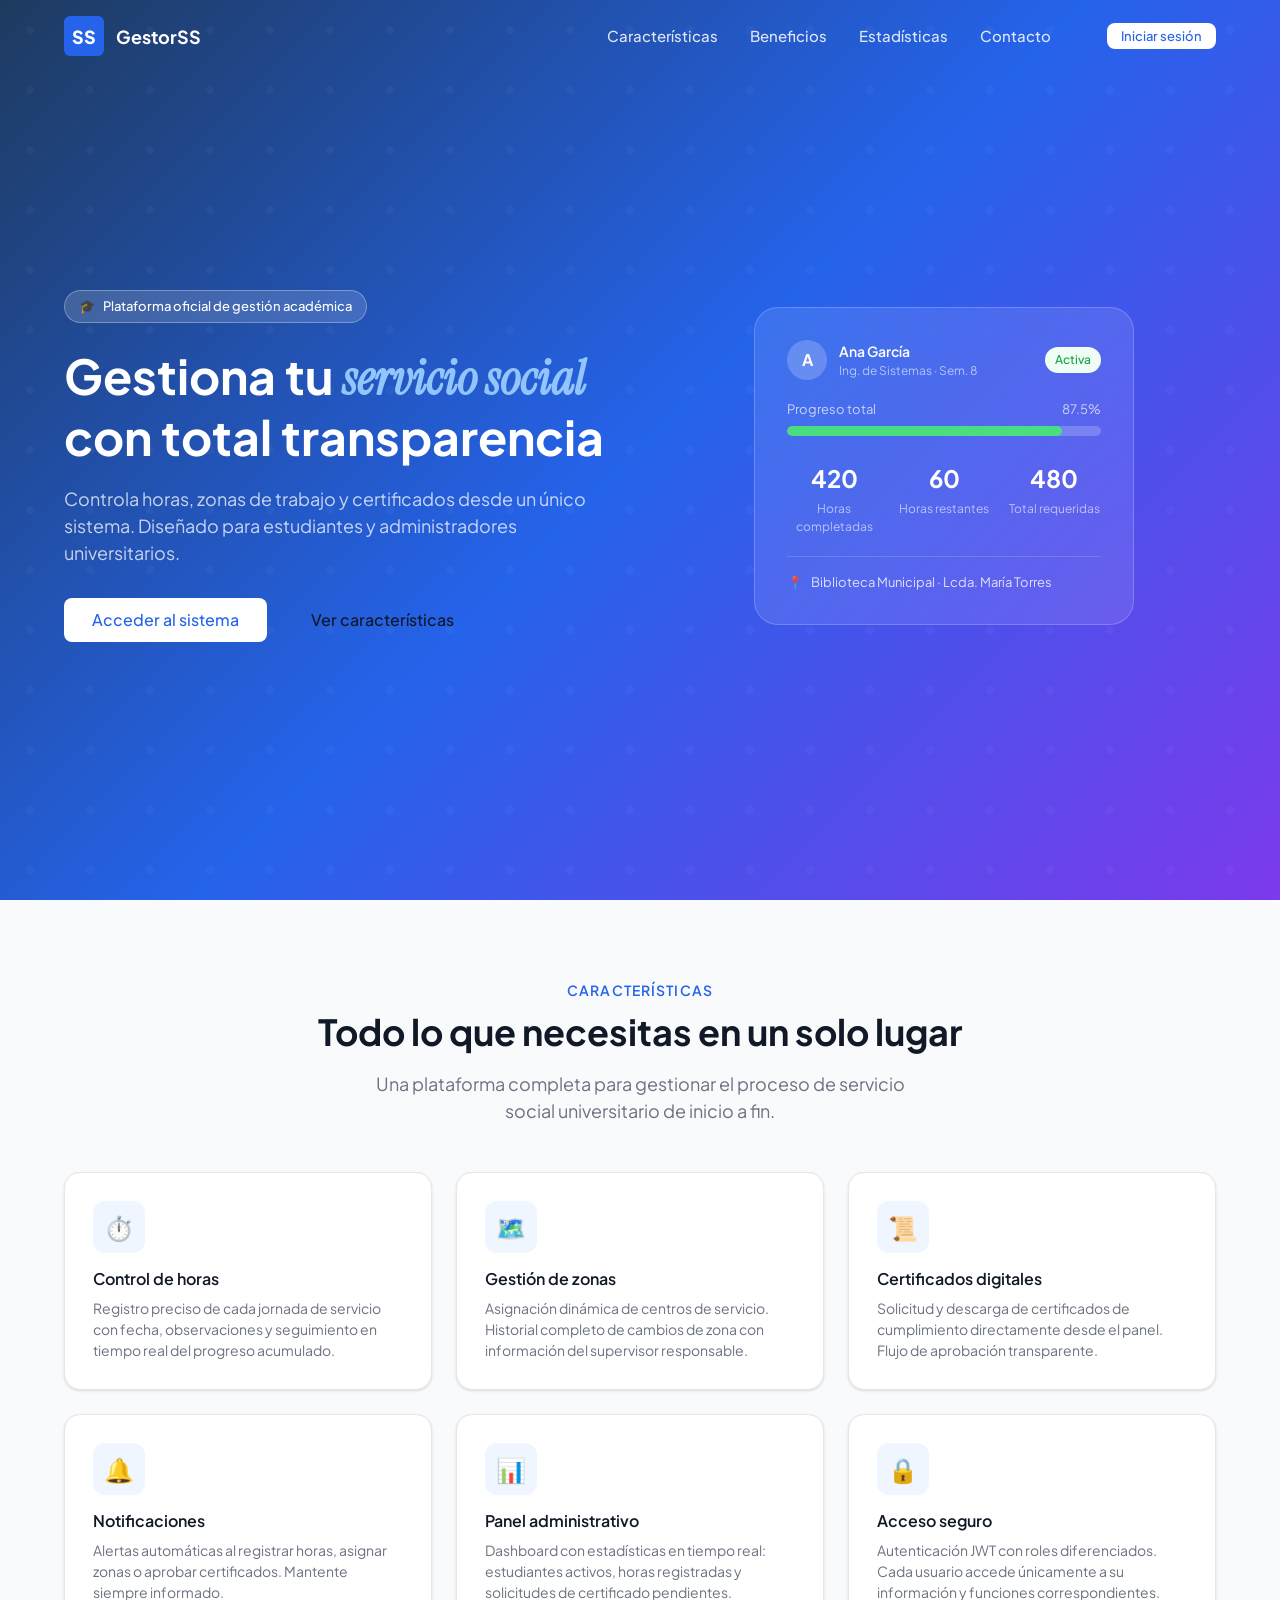
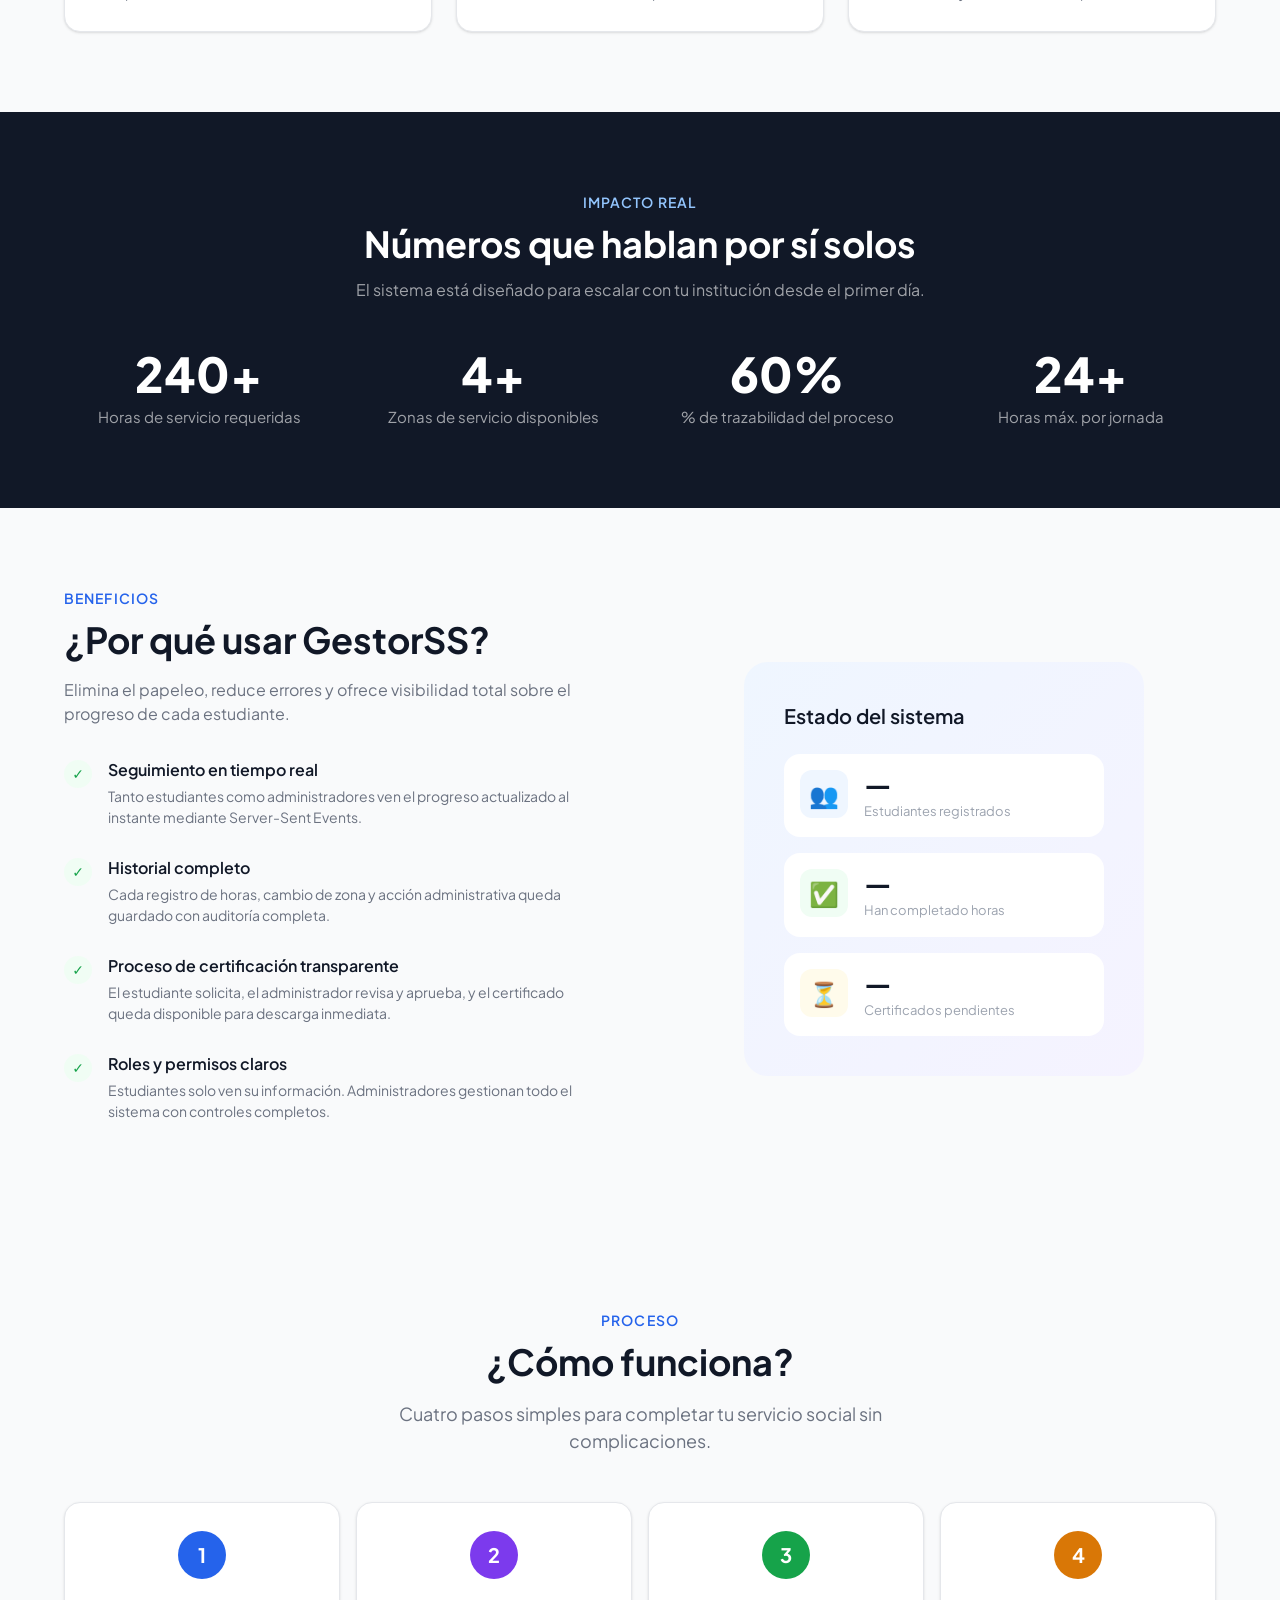
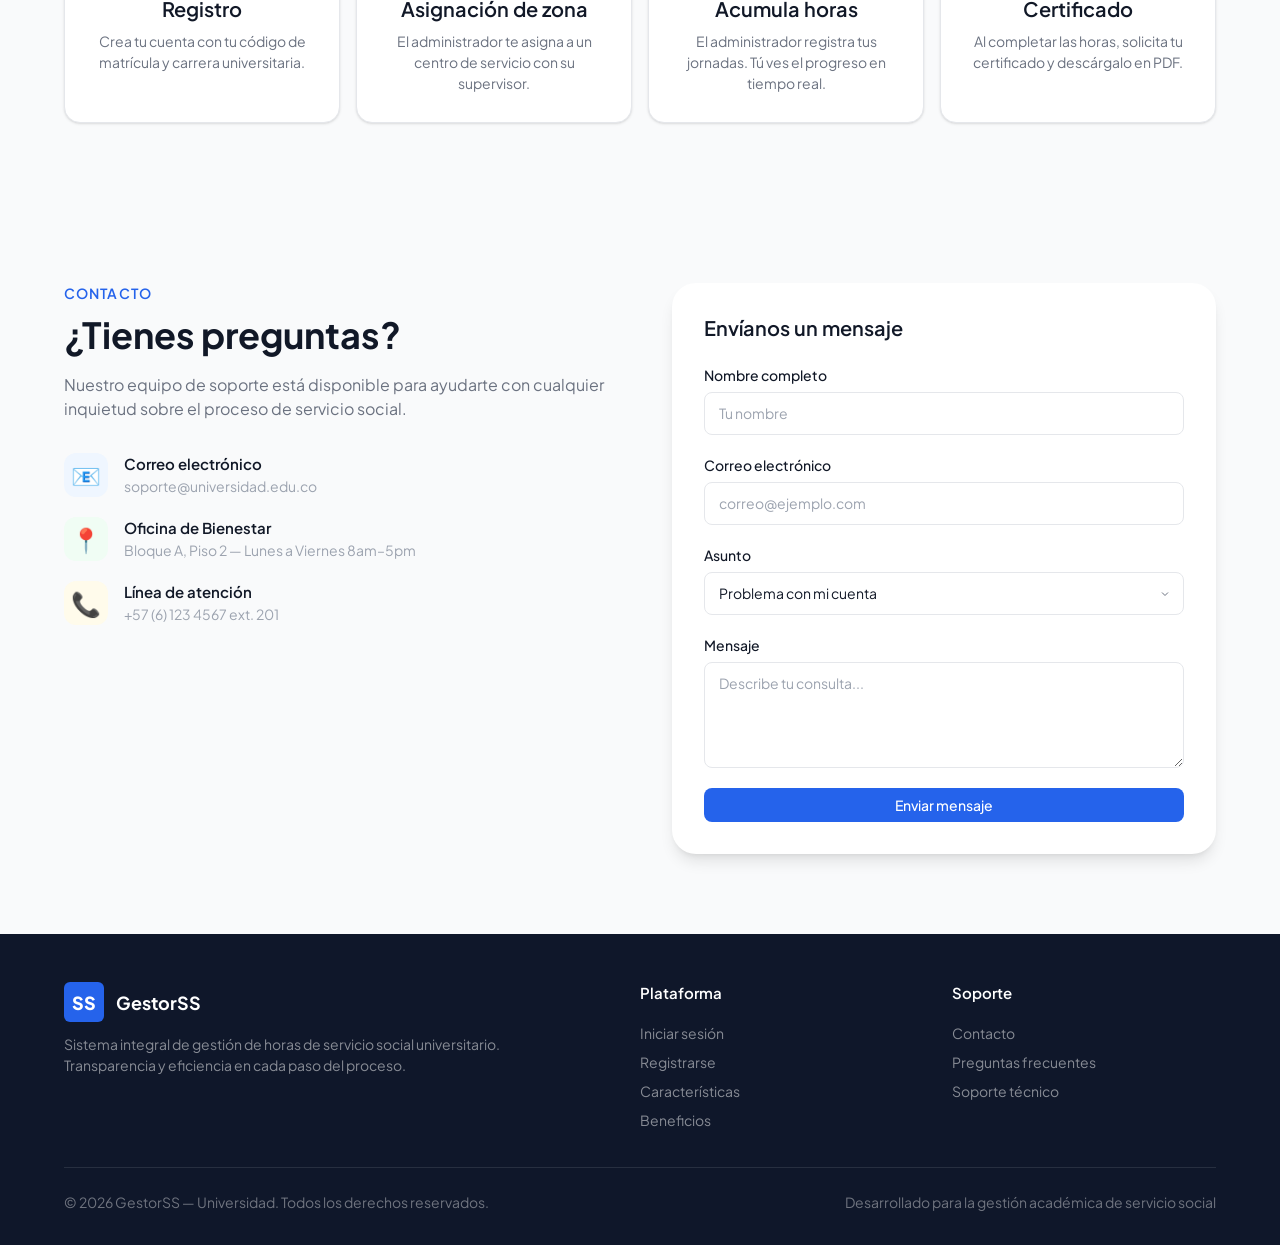
<file: index.html>
<!DOCTYPE html>
<html lang="es">
<head>
  <meta charset="UTF-8" />
  <meta name="viewport" content="width=device-width, initial-scale=1.0" />
  <title>GestorSS — Sistema de Gestión de Servicio Social</title>
  <link rel="preconnect" href="https://fonts.googleapis.com" />
  <link href="https://fonts.googleapis.com/css2?family=Plus+Jakarta+Sans:wght@400;500;600;700;800&family=Instrument+Serif:ital@0;1&display=swap" rel="stylesheet" />
  <link rel="stylesheet" href="assets/css/styles.css" />
  <style>
    :root {
      --font: 'Plus Jakarta Sans', system-ui, sans-serif;
    }
    .serif { font-family: 'Instrument Serif', Georgia, serif; font-style: italic; }
  </style>
</head>
<body>

<!-- ── NAV ── -->
<nav class="landing-nav" id="mainNav">
  <div class="container">
    <a href="/" class="landing-logo">
      <div class="landing-logo-mark">SS</div>
      <span class="landing-logo-text">GestorSS</span>
    </a>
    <div class="landing-nav-links">
      <a href="#features">Características</a>
      <a href="#benefits">Beneficios</a>
      <a href="#stats">Estadísticas</a>
      <a href="#contact">Contacto</a>
    </div>
    <div class="landing-nav-cta">
      <a href="auth/" class="btn btn-white btn-sm">Iniciar sesión</a>
    </div>
  </div>
</nav>

<!-- ── HERO ── -->
<section class="hero" id="hero">
  <div class="container">
    <div class="hero-content">
      <div class="hero-badge">
        <span>🎓</span> Plataforma oficial de gestión académica
      </div>
      <h1>Gestiona tu <span class="serif">servicio social</span> con total transparencia</h1>
      <p>Controla horas, zonas de trabajo y certificados desde un único sistema. Diseñado para estudiantes y administradores universitarios.</p>
      <div class="hero-actions">
        <a href="auth/" class="btn btn-white btn-lg">Acceder al sistema</a>
        <a href="#features" class="btn btn-outline-white btn-lg">Ver características</a>
      </div>
    </div>
    <div class="hero-visual">
      <div class="hero-card">
        <div style="display:flex;align-items:center;gap:.75rem;margin-bottom:1.25rem;">
          <div style="width:40px;height:40px;background:rgba(255,255,255,.2);border-radius:50%;display:flex;align-items:center;justify-content:center;color:#fff;font-weight:700;">A</div>
          <div>
            <div style="color:#fff;font-weight:600;font-size:.875rem;">Ana García</div>
            <div style="color:rgba(255,255,255,.6);font-size:.75rem;">Ing. de Sistemas · Sem. 8</div>
          </div>
          <div class="badge badge-success" style="margin-left:auto;">Activa</div>
        </div>
        <div class="progress-label" style="color:rgba(255,255,255,.7);">
          <span>Progreso total</span><span>87.5%</span>
        </div>
        <div class="progress-wrap" style="background:rgba(255,255,255,.2);margin-bottom:1.25rem;">
          <div class="progress-bar success" style="width:87.5%;background:#4ade80;"></div>
        </div>
        <div class="hero-stat-row">
          <div class="hero-stat"><div class="hero-stat-num">420</div><div class="hero-stat-lbl">Horas completadas</div></div>
          <div class="hero-stat"><div class="hero-stat-num">60</div><div class="hero-stat-lbl">Horas restantes</div></div>
          <div class="hero-stat"><div class="hero-stat-num">480</div><div class="hero-stat-lbl">Total requeridas</div></div>
        </div>
        <div style="margin-top:1.25rem;padding-top:1rem;border-top:1px solid rgba(255,255,255,.15);">
          <div style="display:flex;align-items:center;gap:.5rem;color:rgba(255,255,255,.8);font-size:.8125rem;">
            <span>📍</span> Biblioteca Municipal · Lcda. María Torres
          </div>
        </div>
      </div>
    </div>
  </div>
</section>

<!-- ── FEATURES ── -->
<section class="section section-gray" id="features">
  <div class="container">
    <div class="text-center" style="margin-bottom:3rem;">
      <div class="section-label">Características</div>
      <h2 class="section-title">Todo lo que necesitas en un solo lugar</h2>
      <p class="section-subtitle">Una plataforma completa para gestionar el proceso de servicio social universitario de inicio a fin.</p>
    </div>
    <div class="features-grid reveal">
      <div class="feature-card reveal reveal-delay-1">
        <div class="feature-icon">⏱️</div>
        <h3 class="feature-title">Control de horas</h3>
        <p class="feature-desc">Registro preciso de cada jornada de servicio con fecha, observaciones y seguimiento en tiempo real del progreso acumulado.</p>
      </div>
      <div class="feature-card reveal reveal-delay-2">
        <div class="feature-icon">🗺️</div>
        <h3 class="feature-title">Gestión de zonas</h3>
        <p class="feature-desc">Asignación dinámica de centros de servicio. Historial completo de cambios de zona con información del supervisor responsable.</p>
      </div>
      <div class="feature-card reveal reveal-delay-3">
        <div class="feature-icon">📜</div>
        <h3 class="feature-title">Certificados digitales</h3>
        <p class="feature-desc">Solicitud y descarga de certificados de cumplimiento directamente desde el panel. Flujo de aprobación transparente.</p>
      </div>
      <div class="feature-card reveal reveal-delay-1">
        <div class="feature-icon">🔔</div>
        <h3 class="feature-title">Notificaciones</h3>
        <p class="feature-desc">Alertas automáticas al registrar horas, asignar zonas o aprobar certificados. Mantente siempre informado.</p>
      </div>
      <div class="feature-card reveal reveal-delay-2">
        <div class="feature-icon">📊</div>
        <h3 class="feature-title">Panel administrativo</h3>
        <p class="feature-desc">Dashboard con estadísticas en tiempo real: estudiantes activos, horas registradas y solicitudes de certificado pendientes.</p>
      </div>
      <div class="feature-card reveal reveal-delay-3">
        <div class="feature-icon">🔒</div>
        <h3 class="feature-title">Acceso seguro</h3>
        <p class="feature-desc">Autenticación JWT con roles diferenciados. Cada usuario accede únicamente a su información y funciones correspondientes.</p>
      </div>
    </div>
  </div>
</section>

<!-- ── STATS ── -->
<section class="section section-dark" id="stats">
  <div class="container text-center">
    <div class="section-label" style="color:#93c5fd;">Impacto real</div>
    <h2 class="section-title" style="color:#fff;margin-bottom:.75rem;">Números que hablan por sí solos</h2>
    <p style="color:rgba(255,255,255,.6);margin-bottom:3rem;">El sistema está diseñado para escalar con tu institución desde el primer día.</p>
    <div class="stats-grid reveal">
      <div class="landing-stat">
        <div class="landing-stat-num" data-count="480">0</div>
        <div class="landing-stat-lbl">Horas de servicio requeridas</div>
      </div>
      <div class="landing-stat">
        <div class="landing-stat-num" data-count="4">0</div>
        <div class="landing-stat-lbl">Zonas de servicio disponibles</div>
      </div>
      <div class="landing-stat">
        <div class="landing-stat-num" data-count="100">0</div>
        <div class="landing-stat-lbl">% de trazabilidad del proceso</div>
      </div>
      <div class="landing-stat">
        <div class="landing-stat-num" data-count="24">0</div>
        <div class="landing-stat-lbl">Horas máx. por jornada</div>
      </div>
    </div>
  </div>
</section>

<!-- ── BENEFITS ── -->
<section class="section" id="benefits">
  <div class="container">
    <div class="benefits-grid">
      <div>
        <div class="section-label">Beneficios</div>
        <h2 class="section-title">¿Por qué usar GestorSS?</h2>
        <p style="margin-bottom:2rem;">Elimina el papeleo, reduce errores y ofrece visibilidad total sobre el progreso de cada estudiante.</p>
        <div class="benefit-item reveal">
          <div class="benefit-check">✓</div>
          <div>
            <div class="benefit-title">Seguimiento en tiempo real</div>
            <div class="benefit-desc">Tanto estudiantes como administradores ven el progreso actualizado al instante mediante Server-Sent Events.</div>
          </div>
        </div>
        <div class="benefit-item reveal reveal-delay-1">
          <div class="benefit-check">✓</div>
          <div>
            <div class="benefit-title">Historial completo</div>
            <div class="benefit-desc">Cada registro de horas, cambio de zona y acción administrativa queda guardado con auditoría completa.</div>
          </div>
        </div>
        <div class="benefit-item reveal reveal-delay-2">
          <div class="benefit-check">✓</div>
          <div>
            <div class="benefit-title">Proceso de certificación transparente</div>
            <div class="benefit-desc">El estudiante solicita, el administrador revisa y aprueba, y el certificado queda disponible para descarga inmediata.</div>
          </div>
        </div>
        <div class="benefit-item reveal reveal-delay-3">
          <div class="benefit-check">✓</div>
          <div>
            <div class="benefit-title">Roles y permisos claros</div>
            <div class="benefit-desc">Estudiantes solo ven su información. Administradores gestionan todo el sistema con controles completos.</div>
          </div>
        </div>
      </div>
      <div class="reveal" style="display:flex;align-items:center;justify-content:center;">
        <div style="background:linear-gradient(135deg,#eff6ff,#f5f3ff);border-radius:1.5rem;padding:2.5rem;width:100%;max-width:400px;">
          <h4 style="margin-bottom:1.5rem;color:var(--text-primary);">Estado del sistema</h4>
          <div style="display:flex;flex-direction:column;gap:1rem;">
            <div class="stat-card" style="box-shadow:none;border:none;background:#fff;padding:1rem;">
              <div class="stat-icon blue">👥</div>
              <div><div class="stat-value" id="lp-students">—</div><div class="stat-label">Estudiantes registrados</div></div>
            </div>
            <div class="stat-card" style="box-shadow:none;border:none;background:#fff;padding:1rem;">
              <div class="stat-icon green">✅</div>
              <div><div class="stat-value" id="lp-completed">—</div><div class="stat-label">Han completado horas</div></div>
            </div>
            <div class="stat-card" style="box-shadow:none;border:none;background:#fff;padding:1rem;">
              <div class="stat-icon yellow">⏳</div>
              <div><div class="stat-value" id="lp-pending">—</div><div class="stat-label">Certificados pendientes</div></div>
            </div>
          </div>
        </div>
      </div>
    </div>
  </div>
</section>

<!-- ── HOW IT WORKS ── -->
<section class="section section-gray">
  <div class="container text-center">
    <div class="section-label">Proceso</div>
    <h2 class="section-title">¿Cómo funciona?</h2>
    <p class="section-subtitle">Cuatro pasos simples para completar tu servicio social sin complicaciones.</p>
    <div class="grid-4" style="margin-top:2rem;text-align:left;">
      <div class="card" style="padding:1.75rem;text-align:center;">
        <div style="width:48px;height:48px;background:var(--primary);border-radius:50%;display:flex;align-items:center;justify-content:center;color:#fff;font-weight:700;font-size:1.25rem;margin:0 auto 1rem;">1</div>
        <h4 style="margin-bottom:.5rem;">Registro</h4>
        <p style="font-size:.875rem;">Crea tu cuenta con tu código de matrícula y carrera universitaria.</p>
      </div>
      <div class="card" style="padding:1.75rem;text-align:center;">
        <div style="width:48px;height:48px;background:var(--secondary);border-radius:50%;display:flex;align-items:center;justify-content:center;color:#fff;font-weight:700;font-size:1.25rem;margin:0 auto 1rem;">2</div>
        <h4 style="margin-bottom:.5rem;">Asignación de zona</h4>
        <p style="font-size:.875rem;">El administrador te asigna a un centro de servicio con su supervisor.</p>
      </div>
      <div class="card" style="padding:1.75rem;text-align:center;">
        <div style="width:48px;height:48px;background:var(--success);border-radius:50%;display:flex;align-items:center;justify-content:center;color:#fff;font-weight:700;font-size:1.25rem;margin:0 auto 1rem;">3</div>
        <h4 style="margin-bottom:.5rem;">Acumula horas</h4>
        <p style="font-size:.875rem;">El administrador registra tus jornadas. Tú ves el progreso en tiempo real.</p>
      </div>
      <div class="card" style="padding:1.75rem;text-align:center;">
        <div style="width:48px;height:48px;background:var(--warning);border-radius:50%;display:flex;align-items:center;justify-content:center;color:#fff;font-weight:700;font-size:1.25rem;margin:0 auto 1rem;">4</div>
        <h4 style="margin-bottom:.5rem;">Certificado</h4>
        <p style="font-size:.875rem;">Al completar las horas, solicita tu certificado y descárgalo en PDF.</p>
      </div>
    </div>
  </div>
</section>

<!-- ── CONTACT ── -->
<section class="section" id="contact">
  <div class="container">
    <div class="contact-grid">
      <div>
        <div class="section-label">Contacto</div>
        <h2 class="section-title">¿Tienes preguntas?</h2>
        <p style="margin-bottom:2rem;">Nuestro equipo de soporte está disponible para ayudarte con cualquier inquietud sobre el proceso de servicio social.</p>
        <div style="display:flex;flex-direction:column;gap:1.25rem;">
          <div style="display:flex;align-items:center;gap:1rem;">
            <div class="stat-icon blue" style="width:44px;height:44px;border-radius:.75rem;">📧</div>
            <div>
              <div style="font-weight:600;font-size:.9375rem;">Correo electrónico</div>
              <div style="color:var(--text-muted);font-size:.875rem;">soporte@universidad.edu.co</div>
            </div>
          </div>
          <div style="display:flex;align-items:center;gap:1rem;">
            <div class="stat-icon green" style="width:44px;height:44px;border-radius:.75rem;">📍</div>
            <div>
              <div style="font-weight:600;font-size:.9375rem;">Oficina de Bienestar</div>
              <div style="color:var(--text-muted);font-size:.875rem;">Bloque A, Piso 2 — Lunes a Viernes 8am–5pm</div>
            </div>
          </div>
          <div style="display:flex;align-items:center;gap:1rem;">
            <div class="stat-icon yellow" style="width:44px;height:44px;border-radius:.75rem;">📞</div>
            <div>
              <div style="font-weight:600;font-size:.9375rem;">Línea de atención</div>
              <div style="color:var(--text-muted);font-size:.875rem;">+57 (6) 123 4567 ext. 201</div>
            </div>
          </div>
        </div>
      </div>
      <div class="contact-form">
        <h3 style="margin-bottom:1.5rem;font-size:1.25rem;">Envíanos un mensaje</h3>
        <form id="contactForm" onsubmit="handleContact(event)">
          <div class="form-group">
            <label class="form-label">Nombre completo</label>
            <input type="text" class="form-control" placeholder="Tu nombre" required />
          </div>
          <div class="form-group">
            <label class="form-label">Correo electrónico</label>
            <input type="email" class="form-control" placeholder="correo@ejemplo.com" required />
          </div>
          <div class="form-group">
            <label class="form-label">Asunto</label>
            <select class="form-control">
              <option>Problema con mi cuenta</option>
              <option>Consulta sobre horas</option>
              <option>Solicitud de certificado</option>
              <option>Otro</option>
            </select>
          </div>
          <div class="form-group">
            <label class="form-label">Mensaje</label>
            <textarea class="form-control" rows="4" placeholder="Describe tu consulta..." required></textarea>
          </div>
          <button type="submit" class="btn btn-primary w-full">Enviar mensaje</button>
        </form>
      </div>
    </div>
  </div>
</section>

<!-- ── FOOTER ── -->
<footer class="landing-footer">
  <div class="container">
    <div class="footer-grid">
      <div class="footer-brand">
        <div class="landing-logo" style="margin-bottom:.75rem;">
          <div class="landing-logo-mark">SS</div>
          <span style="color:#fff;font-weight:700;font-size:1.125rem;">GestorSS</span>
        </div>
        <p>Sistema integral de gestión de horas de servicio social universitario. Transparencia y eficiencia en cada paso del proceso.</p>
      </div>
      <div class="footer-col">
        <h4>Plataforma</h4>
        <ul>
          <li><a href="auth/">Iniciar sesión</a></li>
          <li><a href="auth/#register">Registrarse</a></li>
          <li><a href="#features">Características</a></li>
          <li><a href="#benefits">Beneficios</a></li>
        </ul>
      </div>
      <div class="footer-col">
        <h4>Soporte</h4>
        <ul>
          <li><a href="#contact">Contacto</a></li>
          <li><a href="#contact">Preguntas frecuentes</a></li>
          <li><a href="mailto:soporte@universidad.edu.co">Soporte técnico</a></li>
        </ul>
      </div>
    </div>
    <div class="footer-bottom">
      <p>© 2026 GestorSS — Universidad. Todos los derechos reservados.</p>
      <p>Desarrollado para la gestión académica de servicio social</p>
    </div>
  </div>
</footer>

<!-- Overlay sidebar mobile -->
<div class="sidebar-overlay" id="sidebarOverlay"></div>
<div class="toast-container" id="toastContainer"></div>

<script src="assets/js/app.js"></script>
<script>
  // Scroll nav
  window.addEventListener('scroll', () => {
    document.getElementById('mainNav').classList.toggle('scrolled', window.scrollY > 40);
  });

  // Reveal on scroll
  const revealObserver = new IntersectionObserver((entries) => {
    entries.forEach(e => { if (e.isIntersecting) e.target.classList.add('visible'); });
  }, { threshold: 0.12 });
  document.querySelectorAll('.reveal').forEach(el => revealObserver.observe(el));

  // Counter animation
  function animateCount(el, target) {
    let start = 0;
    const step = Math.ceil(target / 60);
    const timer = setInterval(() => {
      start = Math.min(start + step, target);
      el.textContent = start + (el.dataset.count === '100' ? '%' : '+');
      if (start >= target) clearInterval(timer);
    }, 24);
  }
  const countObserver = new IntersectionObserver((entries) => {
    entries.forEach(e => {
      if (e.isIntersecting) {
        const el = e.target;
        animateCount(el, parseInt(el.dataset.count));
        countObserver.unobserve(el);
      }
    });
  }, { threshold: 0.5 });
  document.querySelectorAll('[data-count]').forEach(el => countObserver.observe(el));

  // Contact form
  function handleContact(e) {
    e.preventDefault();
    showToast('Mensaje enviado', 'Nos pondremos en contacto contigo pronto.', 'success');
    e.target.reset();
  }

  // Load live stats from API
  (async () => {
    try {
      const token = localStorage.getItem('ss_token');
      if (!token) return;
      const res = await fetch('api/students', { headers: { Authorization: 'Bearer ' + token } });
      if (!res.ok) return;
      const data = await res.json();
      const students = Array.isArray(data) ? data : [];
      document.getElementById('lp-students').textContent = students.length;
      document.getElementById('lp-completed').textContent = students.filter(s => s.status === 'completed').length;
      // certificate requests
      const cr = await fetch('api/certificates/requests', { headers: { Authorization: 'Bearer ' + token } });
      if (cr.ok) {
        const crData = await cr.json();
        document.getElementById('lp-pending').textContent = (Array.isArray(crData) ? crData : []).filter(r => r.status === 'pending').length;
      }
    } catch (_) {}
  })();
</script>
</body>
</html>
</file>
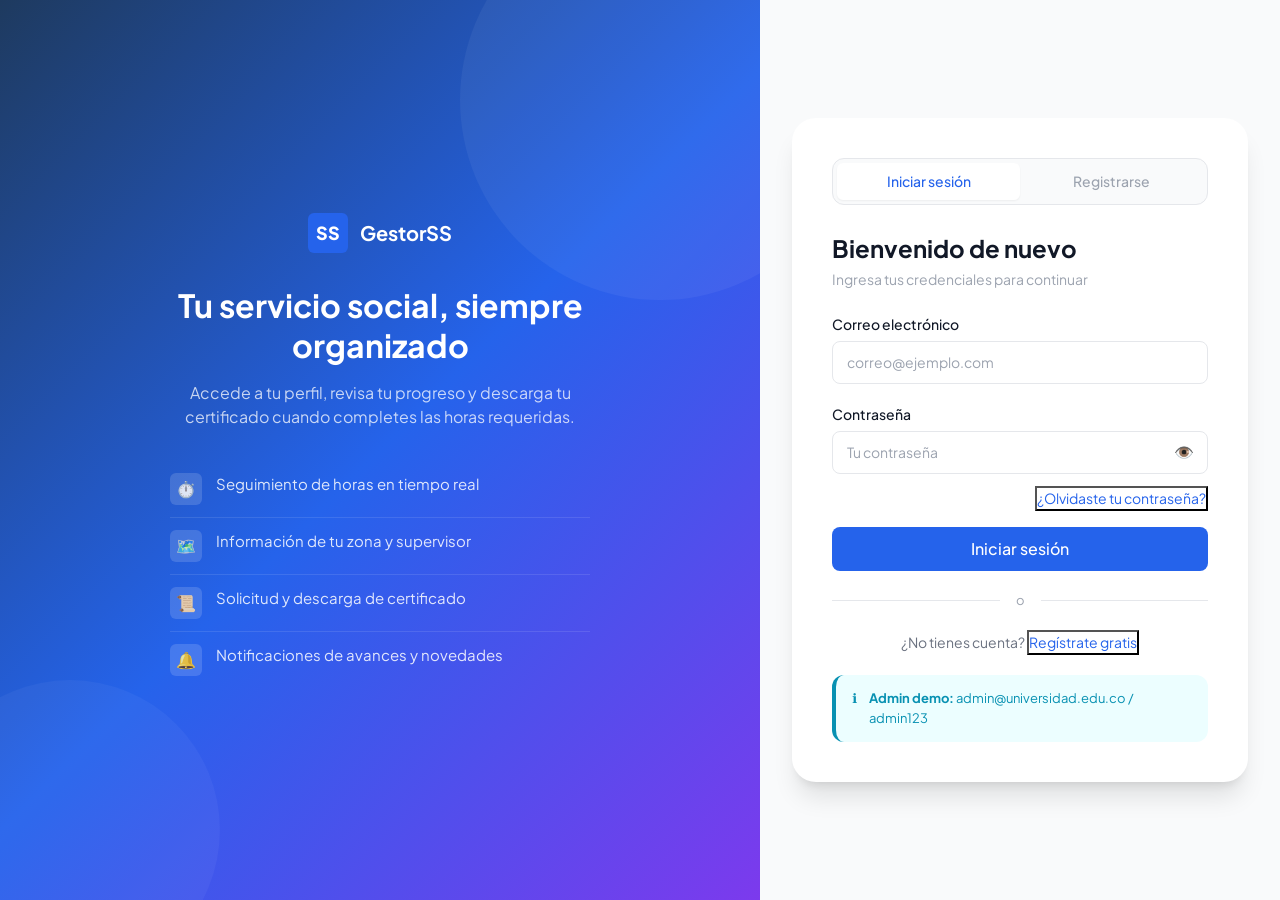
<file: admin/index.html>
<!DOCTYPE html>
<html lang="es">
<head>
  <meta charset="UTF-8" />
  <meta name="viewport" content="width=device-width, initial-scale=1.0" />
  <title>Administración — GestorSS</title>
  <link rel="preconnect" href="https://fonts.googleapis.com" />
  <link href="https://fonts.googleapis.com/css2?family=Plus+Jakarta+Sans:wght@400;500;600;700;800&display=swap" rel="stylesheet" />
  <link rel="stylesheet" href="../assets/css/styles.css" />
  <style>
    :root { --font: 'Plus Jakarta Sans', system-ui, sans-serif; }
    .sidebar-overlay { position:fixed;inset:0;background:rgba(0,0,0,.5);z-index:199;display:none; }
    .sidebar-overlay.active { display:block; }
    @keyframes slideUp { from{opacity:0;transform:translateY(12px);}to{opacity:1;transform:translateY(0);} }
    .fade-in { animation:slideUp .3s ease both; }
    .action-btns { display:flex;gap:.375rem;flex-wrap:wrap; }
  </style>
</head>
<body>

<div class="loading-overlay" id="loadingOverlay">
  <div style="text-align:center;">
    <div class="spinner spinner-lg" style="margin:0 auto 1rem;"></div>
    <div style="color:var(--text-secondary);font-size:.875rem;">Cargando panel...</div>
  </div>
</div>

<div class="app-layout">

  <!-- SIDEBAR -->
  <aside class="sidebar" id="sidebar">
    <div class="sidebar-brand">
      <div class="sidebar-logo">SS</div>
      <span class="sidebar-brand-name">GestorSS Admin</span>
    </div>
    <nav class="sidebar-nav">
      <div class="nav-section-label">Panel</div>
      <ul>
        <li class="nav-item active" id="nav-dashboard"><a href="#" onclick="showSection('dashboard');return false;"><span class="nav-icon">📊</span>Dashboard</a></li>
        <li class="nav-item" id="nav-students"><a href="#" onclick="showSection('students');return false;"><span class="nav-icon">👥</span>Estudiantes</a></li>
        <li class="nav-item" id="nav-hours"><a href="#" onclick="showSection('hours');return false;"><span class="nav-icon">⏱️</span>Horas de Servicio</a></li>
        <li class="nav-item" id="nav-zones"><a href="#" onclick="showSection('zones');return false;"><span class="nav-icon">🗺️</span>Zonas</a></li>
        <li class="nav-item" id="nav-certificates"><a href="#" onclick="showSection('certificates');return false;"><span class="nav-icon">📜</span>Certificados</a></li>
        <div class="nav-section-label" style="margin-top:.75rem;">Sistema</div>
        <li class="nav-item" id="nav-notifications"><a href="#" onclick="showSection('notifications');return false;"><span class="nav-icon">🔔</span>Notificaciones<span class="notif-badge" id="sidebarNotifBadge" style="position:relative;top:auto;right:auto;margin-left:auto;display:none;"></span></a></li>
        <li class="nav-item"><button onclick="handleLogout()"><span class="nav-icon">🚪</span>Cerrar sesión</button></li>
      </ul>
    </nav>
    <div class="sidebar-footer">
      <div class="sidebar-user">
        <div class="sidebar-avatar" id="sidebarAvatar">A</div>
        <div>
          <div class="sidebar-user-name" id="sidebarName">Admin</div>
          <div class="sidebar-user-role">Administrador</div>
        </div>
      </div>
    </div>
  </aside>
  <div class="sidebar-overlay" id="sidebarOverlay" onclick="closeSidebar()"></div>

  <!-- MAIN -->
  <div class="main-content">
    <header class="topbar">
      <button class="sidebar-toggle" onclick="toggleSidebar()">☰</button>
      <span class="topbar-title" id="topbarTitle">Dashboard</span>
      <div class="topbar-actions">
        <div class="relative" id="notifWrapper">
          <button class="notif-btn" onclick="toggleNotifDropdown()">
            🔔
            <span class="notif-badge hidden" id="topbarNotifBadge">0</span>
          </button>
          <div class="notif-dropdown" id="notifDropdown">
            <div class="notif-header">
              <span style="font-weight:600;">Notificaciones</span>
              <button class="btn btn-ghost btn-sm" onclick="markAllRead()">Marcar leídas</button>
            </div>
            <div class="notif-list" id="notifList"><div class="notif-empty">Cargando...</div></div>
            <div class="notif-footer">
              <a href="#" class="text-sm text-primary" onclick="showSection('notifications');closeNotifDropdown();return false;">Ver todas</a>
            </div>
          </div>
        </div>
        <div style="display:flex;align-items:center;gap:.5rem;">
          <div class="avatar" id="topbarAvatar">A</div>
          <span style="font-size:.875rem;font-weight:500;" id="topbarName">Admin</span>
        </div>
      </div>
    </header>

    <main class="page-content">

      <!-- ═══════════ DASHBOARD ═══════════ -->
      <div id="section-dashboard" class="section-content">
        <div class="page-header fade-in">
          <h1 class="page-title">Dashboard</h1>
          <p class="page-subtitle">Resumen general del sistema de servicio social</p>
        </div>
        <div class="grid-4 fade-in" style="margin-bottom:1.5rem;">
          <div class="stat-card"><div class="stat-icon blue">👥</div><div><div class="stat-value" id="st-total">—</div><div class="stat-label">Estudiantes totales</div></div></div>
          <div class="stat-card"><div class="stat-icon yellow">⏳</div><div><div class="stat-value" id="st-active">—</div><div class="stat-label">En progreso</div></div></div>
          <div class="stat-card"><div class="stat-icon green">✅</div><div><div class="stat-value" id="st-completed">—</div><div class="stat-label">Completados</div></div></div>
          <div class="stat-card"><div class="stat-icon red">📜</div><div><div class="stat-value" id="st-pending">—</div><div class="stat-label">Cert. pendientes</div></div></div>
        </div>
        <div class="grid-2" style="margin-bottom:1.5rem;">
          <div class="stat-card" style="grid-column:1/-1;">
            <div class="stat-icon purple">⏱️</div>
            <div><div class="stat-value" id="st-hours">—</div><div class="stat-label">Total horas registradas en el sistema</div></div>
          </div>
        </div>
        <!-- Recent students -->
        <div class="card fade-in">
          <div class="card-header">
            <span class="card-title">Estudiantes recientes</span>
            <a href="#" class="btn btn-ghost btn-sm" onclick="showSection('students');return false;">Ver todos →</a>
          </div>
          <div class="card-body" style="padding:0;">
            <div class="table-wrapper" style="box-shadow:none;border:none;border-radius:0;">
              <table class="table">
                <thead><tr><th>Nombre</th><th>Código</th><th>Carrera</th><th>Estado</th><th>Progreso</th><th>Acciones</th></tr></thead>
                <tbody id="dashStudentsBody"><tr><td colspan="6" class="table-empty">Cargando...</td></tr></tbody>
              </table>
            </div>
          </div>
        </div>
      </div>

      <!-- ═══════════ STUDENTS ═══════════ -->
      <div id="section-students" class="section-content hidden">
        <div class="page-header" style="display:flex;align-items:flex-start;justify-content:space-between;">
          <div><h1 class="page-title">Estudiantes</h1><p class="page-subtitle">Gestión completa de estudiantes inscritos</p></div>
          <button class="btn btn-primary" onclick="openStudentModal()">+ Nuevo estudiante</button>
        </div>
        <div class="card" style="margin-bottom:1rem;">
          <div class="card-body" style="padding:1rem;">
            <div class="filter-bar">
              <div class="search-input input-group">
                <input type="text" id="studentSearch" class="form-control" placeholder="Buscar por nombre, email, código..." oninput="filterStudents()" />
                <button class="btn btn-secondary" onclick="loadStudents()">🔍</button>
              </div>
              <select class="form-control filter-select" id="studentStatus" onchange="filterStudents()">
                <option value="">Todos los estados</option>
                <option value="active">Activos</option>
                <option value="completed">Completados</option>
                <option value="suspended">Suspendidos</option>
              </select>
            </div>
          </div>
        </div>
        <div class="table-wrapper">
          <table class="table">
            <thead><tr><th>Nombre</th><th>Email</th><th>Código</th><th>Carrera</th><th>Estado</th><th>Progreso</th><th>Zona</th><th>Acciones</th></tr></thead>
            <tbody id="studentsTableBody"><tr><td colspan="8" class="table-empty">Cargando...</td></tr></tbody>
          </table>
        </div>
      </div>

      <!-- ═══════════ HOURS ═══════════ -->
      <div id="section-hours" class="section-content hidden">
        <div class="page-header" style="display:flex;align-items:flex-start;justify-content:space-between;">
          <div><h1 class="page-title">Horas de Servicio</h1><p class="page-subtitle">Registro y gestión de jornadas de servicio social</p></div>
          <button class="btn btn-primary" onclick="openHoursModal()">+ Registrar horas</button>
        </div>
        <div class="card" style="margin-bottom:1rem;">
          <div class="card-body" style="padding:1rem;">
            <div class="filter-bar">
              <select class="form-control filter-select" id="hoursStudentFilter" onchange="loadHours()">
                <option value="">Todos los estudiantes</option>
              </select>
              <input type="date" id="hoursFrom" class="form-control" style="max-width:160px;" onchange="loadHours()" />
              <input type="date" id="hoursTo" class="form-control" style="max-width:160px;" onchange="loadHours()" />
              <button class="btn btn-secondary" onclick="clearHoursFilter()">Limpiar</button>
              <div style="margin-left:auto;font-weight:600;" id="hoursTotalLabel"></div>
            </div>
          </div>
        </div>
        <div class="table-wrapper">
          <table class="table">
            <thead><tr><th>Estudiante</th><th>Fecha</th><th>Horas</th><th>Observación</th><th>Registrado por</th><th>Fecha reg.</th><th>Acciones</th></tr></thead>
            <tbody id="hoursTableBody"><tr><td colspan="7" class="table-empty">Cargando...</td></tr></tbody>
          </table>
        </div>
      </div>

      <!-- ═══════════ ZONES ═══════════ -->
      <div id="section-zones" class="section-content hidden">
        <div class="page-header" style="display:flex;align-items:flex-start;justify-content:space-between;">
          <div><h1 class="page-title">Zonas de Servicio</h1><p class="page-subtitle">Centros de servicio social y asignación de estudiantes</p></div>
          <div style="display:flex;gap:.75rem;">
            <button class="btn btn-secondary" onclick="openAssignZoneModal()">📍 Asignar zona</button>
            <button class="btn btn-primary" onclick="openZoneModal()">+ Nueva zona</button>
          </div>
        </div>
        <div id="zonesGrid" class="grid-2" style="gap:1rem;"></div>
      </div>

      <!-- ═══════════ CERTIFICATES ═══════════ -->
      <div id="section-certificates" class="section-content hidden">
        <div class="page-header">
          <h1 class="page-title">Certificados</h1>
          <p class="page-subtitle">Gestión de solicitudes y carga de certificados</p>
        </div>
        <div class="tabs" style="margin-bottom:1.5rem;">
          <button class="tab-btn active" onclick="switchCertTab('requests',this)">Solicitudes pendientes</button>
          <button class="tab-btn" onclick="switchCertTab('all-requests',this)">Todas las solicitudes</button>
          <button class="tab-btn" onclick="switchCertTab('uploaded',this)">Certificados subidos</button>
        </div>
        <div id="cert-tab-requests" class="cert-tab">
          <div class="table-wrapper">
            <table class="table">
              <thead><tr><th>Estudiante</th><th>Código</th><th>Horas</th><th>Solicitado</th><th>Estado</th><th>Acciones</th></tr></thead>
              <tbody id="pendingCertBody"><tr><td colspan="6" class="table-empty">Cargando...</td></tr></tbody>
            </table>
          </div>
        </div>
        <div id="cert-tab-all-requests" class="cert-tab hidden">
          <div class="table-wrapper">
            <table class="table">
              <thead><tr><th>Estudiante</th><th>Código</th><th>Solicitado</th><th>Estado</th><th>Revisado por</th><th>Notas</th></tr></thead>
              <tbody id="allCertBody"><tr><td colspan="6" class="table-empty">Cargando...</td></tr></tbody>
            </table>
          </div>
        </div>
        <div id="cert-tab-uploaded" class="cert-tab hidden">
          <div style="margin-bottom:1rem;display:flex;justify-content:flex-end;">
            <button class="btn btn-primary" onclick="openUploadCertModal()">⬆ Subir certificado</button>
          </div>
          <div class="table-wrapper">
            <table class="table">
              <thead><tr><th>Estudiante</th><th>Código</th><th>Subido</th><th>Por</th><th>Notas</th><th>Acciones</th></tr></thead>
              <tbody id="uploadedCertBody"><tr><td colspan="6" class="table-empty">Cargando...</td></tr></tbody>
            </table>
          </div>
        </div>
      </div>

      <!-- ═══════════ NOTIFICATIONS ═══════════ -->
      <div id="section-notifications" class="section-content hidden">
        <div class="page-header" style="display:flex;align-items:center;justify-content:space-between;">
          <div><h1 class="page-title">Notificaciones</h1><p class="page-subtitle">Tus alertas y avisos del sistema</p></div>
          <button class="btn btn-secondary" onclick="markAllRead()">✓ Marcar todas leídas</button>
        </div>
        <div class="card"><div class="card-body" style="padding:0;" id="allNotifList"><div class="notif-empty">Cargando...</div></div></div>
      </div>

    </main>
  </div>
</div>

<!-- ═══════════ MODALS ═══════════ -->

<!-- Student Modal -->
<div class="modal-overlay" id="studentModal">
  <div class="modal modal-lg">
    <div class="modal-header">
      <span class="modal-title" id="studentModalTitle">Nuevo estudiante</span>
      <button class="modal-close" onclick="closeModal('studentModal')">✕</button>
    </div>
    <div class="modal-body">
      <form id="studentForm" onsubmit="submitStudentForm(event)">
        <input type="hidden" id="studentId" />
        <div class="grid-2">
          <div class="form-group">
            <label class="form-label">Nombre completo *</label>
            <input type="text" id="stuName" class="form-control" required />
          </div>
          <div class="form-group">
            <label class="form-label">Código de matrícula *</label>
            <input type="text" id="stuCode" class="form-control" required />
          </div>
        </div>
        <div class="form-group">
          <label class="form-label">Correo electrónico *</label>
          <input type="email" id="stuEmail" class="form-control" required />
        </div>
        <div class="form-group">
          <label class="form-label">Contraseña <span id="passHint" style="color:var(--text-muted);font-size:.8125rem;">(requerida)</span></label>
          <input type="password" id="stuPassword" class="form-control" placeholder="Mínimo 6 caracteres" />
        </div>
        <div class="grid-2">
          <div class="form-group">
            <label class="form-label">Carrera *</label>
            <input type="text" id="stuCareer" class="form-control" required />
          </div>
          <div class="form-group">
            <label class="form-label">Semestre</label>
            <select id="stuSemester" class="form-control">
              <option value="1">1</option><option value="2">2</option><option value="3">3</option>
              <option value="4">4</option><option value="5">5</option><option value="6">6</option>
              <option value="7">7</option><option value="8">8</option><option value="9">9</option>
              <option value="10">10</option>
            </select>
          </div>
        </div>
        <div class="grid-2">
          <div class="form-group">
            <label class="form-label">Horas requeridas</label>
            <input type="number" id="stuHours" class="form-control" value="480" min="1" />
          </div>
          <div class="form-group">
            <label class="form-label">Estado</label>
            <select id="stuStatus" class="form-control">
              <option value="active">Activo</option>
              <option value="completed">Completado</option>
              <option value="suspended">Suspendido</option>
            </select>
          </div>
        </div>
        <div class="grid-2">
          <div class="form-group">
            <label class="form-label">Fecha de inicio</label>
            <input type="date" id="stuStartDate" class="form-control" />
          </div>
          <div class="form-group">
            <label class="form-label">Fecha de fin</label>
            <input type="date" id="stuEndDate" class="form-control" />
          </div>
        </div>
      </form>
      <div id="studentFormError" class="alert alert-danger hidden" style="margin-top:.75rem;"></div>
    </div>
    <div class="modal-footer">
      <button class="btn btn-secondary" onclick="closeModal('studentModal')">Cancelar</button>
      <button class="btn btn-primary" onclick="document.getElementById('studentForm').requestSubmit()" id="studentSaveBtn">Guardar</button>
    </div>
  </div>
</div>

<!-- Delete Confirm Modal -->
<div class="modal-overlay" id="confirmModal">
  <div class="modal modal-sm">
    <div class="modal-header">
      <span class="modal-title">Confirmar acción</span>
      <button class="modal-close" onclick="closeModal('confirmModal')">✕</button>
    </div>
    <div class="modal-body">
      <p id="confirmMessage">¿Estás seguro?</p>
    </div>
    <div class="modal-footer">
      <button class="btn btn-secondary" onclick="closeModal('confirmModal')">Cancelar</button>
      <button class="btn btn-danger" id="confirmBtn">Confirmar</button>
    </div>
  </div>
</div>

<!-- Hours Modal -->
<div class="modal-overlay" id="hoursModal">
  <div class="modal">
    <div class="modal-header">
      <span class="modal-title" id="hoursModalTitle">Registrar horas</span>
      <button class="modal-close" onclick="closeModal('hoursModal')">✕</button>
    </div>
    <div class="modal-body">
      <form id="hoursForm" onsubmit="submitHoursForm(event)">
        <input type="hidden" id="hoursId" />
        <div class="form-group">
          <label class="form-label">Estudiante *</label>
          <select id="hoursStudentSel" class="form-control" required></select>
        </div>
        <div class="grid-2">
          <div class="form-group">
            <label class="form-label">Fecha de servicio *</label>
            <input type="date" id="hoursDate" class="form-control" required />
          </div>
          <div class="form-group">
            <label class="form-label">Horas *</label>
            <input type="number" id="hoursAmount" class="form-control" step="0.5" min="0.5" max="24" placeholder="Ej: 8" required />
          </div>
        </div>
        <div class="form-group">
          <label class="form-label">Observación</label>
          <textarea id="hoursObs" class="form-control" rows="3" placeholder="Descripción de las actividades realizadas..."></textarea>
        </div>
      </form>
      <div id="hoursFormError" class="alert alert-danger hidden" style="margin-top:.75rem;"></div>
    </div>
    <div class="modal-footer">
      <button class="btn btn-secondary" onclick="closeModal('hoursModal')">Cancelar</button>
      <button class="btn btn-primary" onclick="document.getElementById('hoursForm').requestSubmit()" id="hoursSaveBtn">Guardar</button>
    </div>
  </div>
</div>

<!-- Zone Modal -->
<div class="modal-overlay" id="zoneModal">
  <div class="modal">
    <div class="modal-header">
      <span class="modal-title" id="zoneModalTitle">Nueva zona</span>
      <button class="modal-close" onclick="closeModal('zoneModal')">✕</button>
    </div>
    <div class="modal-body">
      <form id="zoneForm" onsubmit="submitZoneForm(event)">
        <input type="hidden" id="zoneId" />
        <div class="form-group">
          <label class="form-label">Nombre de la zona *</label>
          <input type="text" id="zoneName" class="form-control" required />
        </div>
        <div class="form-group">
          <label class="form-label">Descripción</label>
          <textarea id="zoneDesc" class="form-control" rows="3"></textarea>
        </div>
        <div class="form-group">
          <label class="form-label">Supervisor</label>
          <input type="text" id="zoneSupervisor" class="form-control" placeholder="Nombre del supervisor responsable" />
        </div>
        <div class="form-group">
          <label class="form-label">Dirección</label>
          <input type="text" id="zoneAddress" class="form-control" />
        </div>
        <div class="form-group">
          <label class="form-label">Estado</label>
          <select id="zoneActive" class="form-control">
            <option value="1">Activa</option>
            <option value="0">Inactiva</option>
          </select>
        </div>
      </form>
    </div>
    <div class="modal-footer">
      <button class="btn btn-secondary" onclick="closeModal('zoneModal')">Cancelar</button>
      <button class="btn btn-primary" onclick="document.getElementById('zoneForm').requestSubmit()">Guardar</button>
    </div>
  </div>
</div>

<!-- Assign Zone Modal -->
<div class="modal-overlay" id="assignZoneModal">
  <div class="modal">
    <div class="modal-header">
      <span class="modal-title">Asignar zona a estudiante</span>
      <button class="modal-close" onclick="closeModal('assignZoneModal')">✕</button>
    </div>
    <div class="modal-body">
      <form id="assignZoneForm" onsubmit="submitAssignZone(event)">
        <div class="form-group">
          <label class="form-label">Estudiante *</label>
          <select id="assignStudentSel" class="form-control" required></select>
        </div>
        <div class="form-group">
          <label class="form-label">Zona *</label>
          <select id="assignZoneSel" class="form-control" required></select>
        </div>
        <div class="form-group">
          <label class="form-label">Notas (opcional)</label>
          <textarea id="assignNotes" class="form-control" rows="2" placeholder="Observaciones sobre la asignación..."></textarea>
        </div>
      </form>
    </div>
    <div class="modal-footer">
      <button class="btn btn-secondary" onclick="closeModal('assignZoneModal')">Cancelar</button>
      <button class="btn btn-primary" onclick="document.getElementById('assignZoneForm').requestSubmit()">Asignar</button>
    </div>
  </div>
</div>

<!-- Upload Certificate Modal -->
<div class="modal-overlay" id="uploadCertModal">
  <div class="modal">
    <div class="modal-header">
      <span class="modal-title">Subir certificado</span>
      <button class="modal-close" onclick="closeModal('uploadCertModal')">✕</button>
    </div>
    <div class="modal-body">
      <form id="uploadCertForm" onsubmit="submitUploadCert(event)">
        <div class="form-group">
          <label class="form-label">Estudiante *</label>
          <select id="uploadCertStudent" class="form-control" required></select>
        </div>
        <div class="form-group">
          <label class="form-label">Solicitud relacionada (opcional)</label>
          <select id="uploadCertRequest" class="form-control">
            <option value="">Sin solicitud</option>
          </select>
        </div>
        <div class="form-group">
          <label class="form-label">Archivo del certificado (PDF) *</label>
          <input type="file" id="uploadCertFile" class="form-control" accept=".pdf,.jpg,.png" required />
          <div class="form-hint">Formatos permitidos: PDF, JPG, PNG. Máximo 10MB.</div>
        </div>
        <div class="form-group">
          <label class="form-label">Notas</label>
          <textarea id="uploadCertNotes" class="form-control" rows="2" placeholder="Observaciones sobre el certificado..."></textarea>
        </div>
      </form>
      <div id="uploadCertError" class="alert alert-danger hidden" style="margin-top:.75rem;"></div>
    </div>
    <div class="modal-footer">
      <button class="btn btn-secondary" onclick="closeModal('uploadCertModal')">Cancelar</button>
      <button class="btn btn-primary" onclick="document.getElementById('uploadCertForm').requestSubmit()" id="uploadCertBtn">Subir certificado</button>
    </div>
  </div>
</div>

<!-- Student Detail Modal (read-only hours) -->
<div class="modal-overlay" id="studentDetailModal">
  <div class="modal modal-lg">
    <div class="modal-header">
      <span class="modal-title" id="detailModalTitle">Detalle del estudiante</span>
      <button class="modal-close" onclick="closeModal('studentDetailModal')">✕</button>
    </div>
    <div class="modal-body" id="studentDetailBody">Cargando...</div>
  </div>
</div>

<!-- TOAST -->
<div class="toast-container" id="toastContainer"></div>

<script src="../assets/js/app.js"></script>
<script>
  // ── State ──
  let allStudents = [];
  let allZones    = [];

  // ── Init ──
  (async function init() {
    const token = localStorage.getItem('ss_token');
    const role  = localStorage.getItem('ss_role');
    if (!token) { window.location.href = '../auth/'; return; }
    if (role !== 'admin') { window.location.href = '../home/'; return; }

    const user = JSON.parse(localStorage.getItem('ss_user') || '{}');
    const initial = (user.full_name || 'A').charAt(0).toUpperCase();
    ['sidebarAvatar','topbarAvatar'].forEach(id => document.getElementById(id).textContent = initial);
    document.getElementById('sidebarName').textContent  = user.full_name || 'Admin';
    document.getElementById('topbarName').textContent   = (user.full_name || '').split(' ')[0] || 'Admin';

    await Promise.all([loadDashboard(), loadStudents(), loadZones()]);
    document.getElementById('loadingOverlay').style.display = 'none';
    setupSSE();
    loadNotifications();
  })();

  // ── Dashboard ──
  async function loadDashboard() {
    const students = await API.get('students');
    allStudents = Array.isArray(students) ? students : [];

    const total     = allStudents.length;
    const active    = allStudents.filter(s => s.status === 'active').length;
    const completed = allStudents.filter(s => s.status === 'completed').length;
    const totalHrs  = allStudents.reduce((a, s) => a + parseFloat(s.completed_hours || 0), 0);

    document.getElementById('st-total').textContent     = total;
    document.getElementById('st-active').textContent    = active;
    document.getElementById('st-completed').textContent = completed;
    document.getElementById('st-hours').textContent     = totalHrs.toFixed(1) + 'h';

    const certRes = await API.get('certificates/requests');
    const pending = Array.isArray(certRes) ? certRes.filter(r => r.status === 'pending').length : 0;
    document.getElementById('st-pending').textContent = pending;

    // Recent students table
    const tbody = document.getElementById('dashStudentsBody');
    const recent = allStudents.slice(0, 8);
    tbody.innerHTML = recent.length
      ? recent.map(s => {
          const pct = s.required_hours > 0 ? Math.min(100, (s.completed_hours / s.required_hours) * 100).toFixed(0) : 0;
          const [cls, lbl] = statusBadge(s.status);
          return `<tr>
            <td><strong>${s.full_name}</strong></td>
            <td style="font-size:.8125rem;color:var(--text-muted);">${s.enrollment_code}</td>
            <td style="font-size:.8125rem;">${s.career}</td>
            <td><span class="badge ${cls}">${lbl}</span></td>
            <td style="min-width:120px;">
              <div style="display:flex;align-items:center;gap:.5rem;">
                <div class="progress-wrap" style="flex:1;height:6px;"><div class="progress-bar ${pct>=100?'success':''}" style="width:${pct}%;"></div></div>
                <span style="font-size:.75rem;color:var(--text-muted);white-space:nowrap;">${pct}%</span>
              </div>
            </td>
            <td>
              <div class="action-btns">
                <button class="btn btn-secondary btn-sm" onclick="viewStudentDetail(${s.student_id})">Ver</button>
                <button class="btn btn-primary btn-sm" onclick="openStudentModal(${JSON.stringify(s).replace(/"/g,'&quot;')})">✏️</button>
              </div>
            </td>
          </tr>`;
        }).join('')
      : '<tr><td colspan="6" class="table-empty">Sin estudiantes registrados</td></tr>';
  }

  // ── Students ──
  async function loadStudents() {
    const res = await API.get('students');
    allStudents = Array.isArray(res) ? res : [];
    renderStudentsTable(allStudents);
    populateStudentSelects();
  }

  function filterStudents() {
    const q      = document.getElementById('studentSearch')?.value.toLowerCase() || '';
    const status = document.getElementById('studentStatus')?.value || '';
    const filtered = allStudents.filter(s =>
      (!q || s.full_name.toLowerCase().includes(q) || s.email.toLowerCase().includes(q) || s.enrollment_code.toLowerCase().includes(q) || s.career.toLowerCase().includes(q)) &&
      (!status || s.status === status)
    );
    renderStudentsTable(filtered);
  }

  function renderStudentsTable(list) {
    const tbody = document.getElementById('studentsTableBody');
    if (!tbody) return;
    tbody.innerHTML = list.length
      ? list.map(s => {
          const pct = s.required_hours > 0 ? Math.min(100, (s.completed_hours / s.required_hours) * 100).toFixed(0) : 0;
          const [cls, lbl] = statusBadge(s.status);
          return `<tr>
            <td><strong>${s.full_name}</strong><br><span style="font-size:.75rem;color:var(--text-muted);">${s.email}</span></td>
            <td style="font-size:.8125rem;">${s.enrollment_code}</td>
            <td style="font-size:.8125rem;max-width:150px;">${s.career}</td>
            <td><span class="badge ${cls}">${lbl}</span></td>
            <td style="min-width:120px;">
              <div style="display:flex;align-items:center;gap:.5rem;">
                <div class="progress-wrap" style="flex:1;height:6px;"><div class="progress-bar ${pct>=100?'success':''}" style="width:${pct}%;"></div></div>
                <span style="font-size:.75rem;color:var(--text-muted);white-space:nowrap;">${parseFloat(s.completed_hours||0)}/${s.required_hours}h</span>
              </div>
            </td>
            <td style="font-size:.8125rem;color:var(--text-muted);">${s.zone_name || '—'}</td>
            <td>
              <div class="action-btns">
                <button class="btn btn-ghost btn-sm" onclick="viewStudentDetail(${s.student_id})">👁</button>
                <button class="btn btn-secondary btn-sm" onclick="openStudentModal(${JSON.stringify(s).replace(/"/g,'&quot;')})">✏️</button>
                <button class="btn btn-danger btn-sm" onclick="confirmDeleteStudent(${s.student_id},'${s.full_name}')">🗑</button>
              </div>
            </td>
          </tr>`;
        }).join('')
      : '<tr><td colspan="8" class="table-empty">Sin resultados</td></tr>';
  }

  function openStudentModal(student) {
    document.getElementById('studentId').value      = student?.student_id || '';
    document.getElementById('stuName').value        = student?.full_name || '';
    document.getElementById('stuEmail').value       = student?.email || '';
    document.getElementById('stuCode').value        = student?.enrollment_code || '';
    document.getElementById('stuCareer').value      = student?.career || '';
    document.getElementById('stuSemester').value    = student?.semester || 1;
    document.getElementById('stuHours').value       = student?.required_hours || 480;
    document.getElementById('stuStatus').value      = student?.status || 'active';
    document.getElementById('stuStartDate').value   = student?.start_date || '';
    document.getElementById('stuEndDate').value     = student?.end_date || '';
    document.getElementById('stuPassword').value    = '';
    document.getElementById('passHint').textContent = student ? '(dejar vacío para no cambiar)' : '(requerida)';
    document.getElementById('studentModalTitle').textContent = student ? 'Editar estudiante' : 'Nuevo estudiante';
    document.getElementById('studentFormError').classList.add('hidden');
    openModal('studentModal');
  }

  async function submitStudentForm(e) {
    e.preventDefault();
    const errEl = document.getElementById('studentFormError');
    errEl.classList.add('hidden');
    const id = document.getElementById('studentId').value;
    const payload = {
      full_name: document.getElementById('stuName').value.trim(),
      email: document.getElementById('stuEmail').value.trim(),
      enrollment_code: document.getElementById('stuCode').value.trim(),
      career: document.getElementById('stuCareer').value.trim(),
      semester: parseInt(document.getElementById('stuSemester').value),
      required_hours: parseInt(document.getElementById('stuHours').value),
      status: document.getElementById('stuStatus').value,
      start_date: document.getElementById('stuStartDate').value || undefined,
      end_date: document.getElementById('stuEndDate').value || undefined,
    };
    const pass = document.getElementById('stuPassword').value;
    if (!id && !pass) { errEl.innerHTML = '⚠️ La contraseña es requerida para nuevos estudiantes.'; errEl.classList.remove('hidden'); return; }
    if (pass) payload.password = pass;

    const btn = document.getElementById('studentSaveBtn');
    btn.disabled = true; btn.textContent = 'Guardando...';
    const res = id ? await API.put('students/' + id, payload) : await API.post('students', payload);
    btn.disabled = false; btn.textContent = 'Guardar';

    if (res.error) { errEl.innerHTML = '⚠️ ' + res.error; errEl.classList.remove('hidden'); return; }
    showToast('Éxito', id ? 'Estudiante actualizado.' : 'Estudiante creado.', 'success');
    closeModal('studentModal');
    loadStudents();
    loadDashboard();
  }

  function confirmDeleteStudent(id, name) {
    document.getElementById('confirmMessage').innerHTML = `¿Eliminar al estudiante <strong>${name}</strong>? Esta acción es irreversible y eliminará todos sus datos.`;
    document.getElementById('confirmBtn').onclick = async () => {
      const res = await API.delete('students/' + id);
      if (res.error) { showToast('Error', res.error, 'error'); return; }
      showToast('Eliminado', 'Estudiante eliminado correctamente.', 'success');
      closeModal('confirmModal');
      loadStudents();
      loadDashboard();
    };
    openModal('confirmModal');
  }

  async function viewStudentDetail(studentId) {
    document.getElementById('studentDetailBody').innerHTML = '<div style="text-align:center;padding:2rem;"><div class="spinner spinner-lg" style="margin:0 auto;"></div></div>';
    openModal('studentDetailModal');
    const [s, hours] = await Promise.all([
      API.get('students/' + studentId),
      API.get('hours?student_id=' + studentId),
    ]);
    const pct = s.required_hours > 0 ? Math.min(100, (s.completed_hours / s.required_hours) * 100).toFixed(1) : 0;
    const [cls, lbl] = statusBadge(s.status);
    document.getElementById('detailModalTitle').textContent = s.full_name;
    const hoursRows = (Array.isArray(hours) ? hours : []).slice(0, 10).map(h =>
      `<tr><td>${formatDate(h.service_date)}</td><td>${parseFloat(h.hours)}h</td><td style="font-size:.8125rem;">${h.observation||'—'}</td></tr>`).join('') ||
      '<tr><td colspan="3" class="table-empty">Sin registros</td></tr>';
    document.getElementById('studentDetailBody').innerHTML = `
      <div class="grid-2" style="margin-bottom:1.25rem;">
        <div><div style="font-size:.75rem;color:var(--text-muted);">Email</div><div style="font-weight:500;">${s.email}</div></div>
        <div><div style="font-size:.75rem;color:var(--text-muted);">Código</div><div style="font-weight:500;">${s.enrollment_code}</div></div>
        <div><div style="font-size:.75rem;color:var(--text-muted);">Carrera</div><div style="font-weight:500;">${s.career}</div></div>
        <div><div style="font-size:.75rem;color:var(--text-muted);">Estado</div><span class="badge ${cls}">${lbl}</span></div>
      </div>
      <div style="margin-bottom:1.25rem;">
        <div class="progress-label"><span>${s.completed_hours}h completadas</span><span>de ${s.required_hours}h (${pct}%)</span></div>
        <div class="progress-wrap"><div class="progress-bar ${pct>=100?'success':''}" style="width:${pct}%;"></div></div>
      </div>
      ${s.current_zone ? `<div class="alert alert-info" style="margin-bottom:1rem;font-size:.875rem;">📍 Zona: <strong>${s.current_zone.zone_name}</strong> — ${s.current_zone.supervisor||''}</div>` : ''}
      <div style="font-weight:600;margin-bottom:.75rem;font-size:.9375rem;">Últimas jornadas</div>
      <div class="table-wrapper" style="max-height:200px;overflow-y:auto;">
        <table class="table"><thead><tr><th>Fecha</th><th>Horas</th><th>Obs.</th></tr></thead>
        <tbody>${hoursRows}</tbody></table>
      </div>`;
  }

  // ── Hours ──
  async function loadHours() {
    const studentId = document.getElementById('hoursStudentFilter')?.value || '';
    const from      = document.getElementById('hoursFrom')?.value || '';
    const to        = document.getElementById('hoursTo')?.value || '';
    let url = 'hours';
    const p = [];
    if (studentId) p.push('student_id=' + studentId);
    if (from) p.push('from=' + from);
    if (to)   p.push('to=' + to);
    if (p.length) url += '?' + p.join('&');

    const res = await API.get(url);
    const rows = Array.isArray(res) ? res : [];
    const tbody = document.getElementById('hoursTableBody');
    tbody.innerHTML = rows.length
      ? rows.map(h => `<tr>
          <td><strong>${h.student_name||'—'}</strong><br><span style="font-size:.75rem;color:var(--text-muted);">${h.enrollment_code||''}</span></td>
          <td>${formatDate(h.service_date)}</td>
          <td><span class="badge badge-primary">${parseFloat(h.hours)}h</span></td>
          <td style="max-width:200px;font-size:.8125rem;">${h.observation||'—'}</td>
          <td style="font-size:.8125rem;">${h.admin_name||'—'}</td>
          <td style="font-size:.75rem;color:var(--text-muted);">${formatDateTime(h.created_at)}</td>
          <td>
            <div class="action-btns">
              <button class="btn btn-secondary btn-sm" onclick="openHoursModal(${JSON.stringify(h).replace(/"/g,'&quot;')})">✏️</button>
              <button class="btn btn-danger btn-sm" onclick="confirmDeleteHours(${h.id})">🗑</button>
            </div>
          </td>
        </tr>`).join('')
      : '<tr><td colspan="7" class="table-empty">Sin registros de horas</td></tr>';

    const total = rows.reduce((a, h) => a + parseFloat(h.hours || 0), 0);
    const lbl = document.getElementById('hoursTotalLabel');
    if (lbl) lbl.innerHTML = `Total: <span style="color:var(--primary)">${total.toFixed(1)}h</span>`;
  }

  function clearHoursFilter() {
    ['hoursStudentFilter','hoursFrom','hoursTo'].forEach(id => { const el = document.getElementById(id); if (el) el.value = ''; });
    loadHours();
  }

  function openHoursModal(h) {
    document.getElementById('hoursId').value          = h?.id || '';
    document.getElementById('hoursStudentSel').value  = h?.student_id || '';
    document.getElementById('hoursDate').value        = h?.service_date || new Date().toISOString().split('T')[0];
    document.getElementById('hoursAmount').value      = h ? parseFloat(h.hours) : '';
    document.getElementById('hoursObs').value         = h?.observation || '';
    document.getElementById('hoursModalTitle').textContent = h ? 'Editar horas' : 'Registrar horas';
    document.getElementById('hoursFormError').classList.add('hidden');
    openModal('hoursModal');
  }

  async function submitHoursForm(e) {
    e.preventDefault();
    const id = document.getElementById('hoursId').value;
    const errEl = document.getElementById('hoursFormError');
    errEl.classList.add('hidden');
    const payload = {
      student_id:   parseInt(document.getElementById('hoursStudentSel').value),
      service_date: document.getElementById('hoursDate').value,
      hours:        parseFloat(document.getElementById('hoursAmount').value),
      observation:  document.getElementById('hoursObs').value.trim(),
    };
    if (!payload.student_id || !payload.service_date || !payload.hours) {
      errEl.innerHTML = '⚠️ Completa todos los campos requeridos.'; errEl.classList.remove('hidden'); return;
    }
    const btn = document.getElementById('hoursSaveBtn');
    btn.disabled = true; btn.textContent = 'Guardando...';
    const res = id ? await API.put('hours/' + id, payload) : await API.post('hours', payload);
    btn.disabled = false; btn.textContent = 'Guardar';
    if (res.error) { errEl.innerHTML = '⚠️ ' + res.error; errEl.classList.remove('hidden'); return; }
    showToast('Éxito', id ? 'Horas actualizadas.' : 'Horas registradas.', 'success');
    closeModal('hoursModal');
    loadHours();
    loadDashboard();
  }

  function confirmDeleteHours(id) {
    document.getElementById('confirmMessage').innerHTML = '¿Eliminar este registro de horas?';
    document.getElementById('confirmBtn').onclick = async () => {
      const res = await API.delete('hours/' + id);
      if (res.error) { showToast('Error', res.error, 'error'); return; }
      showToast('Eliminado', 'Registro eliminado.', 'success');
      closeModal('confirmModal');
      loadHours();
      loadDashboard();
    };
    openModal('confirmModal');
  }

  // ── Zones ──
  async function loadZones() {
    const res = await API.get('zones?all=1');
    allZones = Array.isArray(res) ? res : [];
    renderZonesGrid();
    populateZoneSelects();
  }

  function renderZonesGrid() {
    const grid = document.getElementById('zonesGrid');
    if (!grid) return;
    grid.innerHTML = allZones.length
      ? allZones.map(z => `
          <div class="card zone-card">
            <div class="zone-header">
              <div class="zone-info">
                <h4>${z.name}</h4>
                <p>📍 ${z.address || '—'}</p>
              </div>
              <span class="badge ${z.active ? 'badge-success' : 'badge-gray'}">${z.active ? 'Activa' : 'Inactiva'}</span>
            </div>
            <p style="font-size:.875rem;color:var(--text-secondary);margin-bottom:1rem;">${z.description || ''}</p>
            <div style="display:flex;align-items:center;justify-content:space-between;">
              <div style="font-size:.8125rem;color:var(--text-muted);">👤 ${z.supervisor || 'Sin supervisor'}</div>
              <div class="action-btns">
                <button class="btn btn-secondary btn-sm" onclick="openZoneModal(${JSON.stringify(z).replace(/"/g,'&quot;')})">✏️ Editar</button>
              </div>
            </div>
          </div>`).join('')
      : '<div class="empty-state" style="grid-column:1/-1;"><div class="empty-icon">🗺️</div><div class="empty-title">Sin zonas registradas</div></div>';
  }

  function openZoneModal(z) {
    document.getElementById('zoneId').value         = z?.id || '';
    document.getElementById('zoneName').value       = z?.name || '';
    document.getElementById('zoneDesc').value       = z?.description || '';
    document.getElementById('zoneSupervisor').value = z?.supervisor || '';
    document.getElementById('zoneAddress').value    = z?.address || '';
    document.getElementById('zoneActive').value     = z?.active !== undefined ? String(z.active) : '1';
    document.getElementById('zoneModalTitle').textContent = z ? 'Editar zona' : 'Nueva zona';
    openModal('zoneModal');
  }

  async function submitZoneForm(e) {
    e.preventDefault();
    const id = document.getElementById('zoneId').value;
    const payload = {
      name:        document.getElementById('zoneName').value.trim(),
      description: document.getElementById('zoneDesc').value.trim(),
      supervisor:  document.getElementById('zoneSupervisor').value.trim(),
      address:     document.getElementById('zoneAddress').value.trim(),
      active:      parseInt(document.getElementById('zoneActive').value),
    };
    const res = id ? await API.put('zones/' + id, payload) : await API.post('zones', payload);
    if (res.error) { showToast('Error', res.error, 'error'); return; }
    showToast('Éxito', id ? 'Zona actualizada.' : 'Zona creada.', 'success');
    closeModal('zoneModal');
    loadZones();
  }

  async function openAssignZoneModal() {
    populateStudentSelects();
    populateZoneSelects();
    document.getElementById('assignNotes').value = '';
    openModal('assignZoneModal');
  }

  async function submitAssignZone(e) {
    e.preventDefault();
    const payload = {
      student_id: parseInt(document.getElementById('assignStudentSel').value),
      zone_id:    parseInt(document.getElementById('assignZoneSel').value),
      notes:      document.getElementById('assignNotes').value.trim(),
    };
    if (!payload.student_id || !payload.zone_id) { showToast('Error', 'Selecciona estudiante y zona.', 'error'); return; }
    const res = await API.post('zones/assign', payload);
    if (res.error) { showToast('Error', res.error, 'error'); return; }
    showToast('Éxito', 'Zona asignada correctamente.', 'success');
    closeModal('assignZoneModal');
    loadStudents();
  }

  // ── Certificates ──
  async function loadCertificates() {
    const [reqRes, certRes] = await Promise.all([API.get('certificates/requests'), API.get('certificates')]);
    const requests = Array.isArray(reqRes) ? reqRes : [];
    const certs    = Array.isArray(certRes) ? certRes : [];

    // Pending requests
    const pending = requests.filter(r => r.status === 'pending');
    const pendingBody = document.getElementById('pendingCertBody');
    pendingBody.innerHTML = pending.length
      ? pending.map(r => `<tr>
          <td><strong>${r.student_name||'—'}</strong></td>
          <td style="font-size:.8125rem;">${r.enrollment_code||'—'}</td>
          <td>${parseFloat(r.completed_hours||0)}/${r.required_hours}h</td>
          <td style="font-size:.8125rem;">${formatDate(r.requested_at)}</td>
          <td><span class="badge badge-warning">Pendiente</span></td>
          <td>
            <div class="action-btns">
              <button class="btn btn-success btn-sm" onclick="processCertRequest(${r.id},'approve')">✓ Aprobar</button>
              <button class="btn btn-danger btn-sm" onclick="processCertRequest(${r.id},'reject')">✕ Rechazar</button>
              <button class="btn btn-primary btn-sm" onclick="openUploadCertModal(${r.student_id},${r.id})">⬆ Subir</button>
            </div>
          </td>
        </tr>`).join('')
      : '<tr><td colspan="6" class="table-empty">Sin solicitudes pendientes</td></tr>';

    // All requests
    const allBody = document.getElementById('allCertBody');
    allBody.innerHTML = requests.length
      ? requests.map(r => {
          const [cls, lbl] = { pending:['badge-warning','Pendiente'], approved:['badge-success','Aprobado'], rejected:['badge-danger','Rechazado'] }[r.status] || ['badge-gray', r.status];
          return `<tr>
            <td><strong>${r.student_name||'—'}</strong></td>
            <td style="font-size:.8125rem;">${r.enrollment_code||'—'}</td>
            <td style="font-size:.8125rem;">${formatDate(r.requested_at)}</td>
            <td><span class="badge ${cls}">${lbl}</span></td>
            <td style="font-size:.8125rem;">${r.reviewed_by_name||'—'}</td>
            <td style="font-size:.8125rem;color:var(--text-muted);">${r.notes||'—'}</td>
          </tr>`;
        }).join('')
      : '<tr><td colspan="6" class="table-empty">Sin solicitudes</td></tr>';

    // Uploaded certs
    const uplBody = document.getElementById('uploadedCertBody');
    uplBody.innerHTML = certs.length
      ? certs.map(c => `<tr>
          <td><strong>${c.student_name||'—'}</strong></td>
          <td style="font-size:.8125rem;">${c.enrollment_code||'—'}</td>
          <td style="font-size:.8125rem;">${formatDate(c.uploaded_at)}</td>
          <td style="font-size:.8125rem;">${c.uploaded_by_name||'—'}</td>
          <td style="font-size:.8125rem;color:var(--text-muted);">${c.notes||'—'}</td>
          <td>
            <a href="../${c.file_path}" target="_blank" class="btn btn-primary btn-sm">⬇ Ver</a>
          </td>
        </tr>`).join('')
      : '<tr><td colspan="6" class="table-empty">Sin certificados</td></tr>';
  }

  async function processCertRequest(id, action) {
    const notes = action === 'reject' ? prompt('Motivo del rechazo (opcional):') || '' : '';
    const res = await API.put('certificates/' + action, { request_id: id, notes });
    if (res.error) { showToast('Error', res.error, 'error'); return; }
    showToast('Éxito', action === 'approve' ? 'Solicitud aprobada.' : 'Solicitud rechazada.', 'success');
    loadCertificates();
    loadDashboard();
  }

  function switchCertTab(tab, btn) {
    document.querySelectorAll('.cert-tab').forEach(t => t.classList.add('hidden'));
    document.querySelectorAll('#section-certificates .tab-btn').forEach(b => b.classList.remove('active'));
    document.getElementById('cert-tab-' + tab).classList.remove('hidden');
    btn.classList.add('active');
  }

  async function openUploadCertModal(studentId, requestId) {
    populateStudentSelects();
    document.getElementById('uploadCertFile').value   = '';
    document.getElementById('uploadCertNotes').value  = '';
    document.getElementById('uploadCertError').classList.add('hidden');

    // Populate request selector
    const reqRes = await API.get('certificates/requests');
    const requests = Array.isArray(reqRes) ? reqRes.filter(r => r.status === 'pending') : [];
    const reqSel = document.getElementById('uploadCertRequest');
    reqSel.innerHTML = '<option value="">Sin solicitud</option>' +
      requests.map(r => `<option value="${r.id}" ${r.id == requestId ? 'selected':''}>${r.student_name} — Solicitado ${formatDate(r.requested_at)}</option>`).join('');

    if (studentId) document.getElementById('uploadCertStudent').value = studentId;
    openModal('uploadCertModal');
  }

  async function submitUploadCert(e) {
    e.preventDefault();
    const errEl = document.getElementById('uploadCertError');
    errEl.classList.add('hidden');
    const studentId = document.getElementById('uploadCertStudent').value;
    const requestId = document.getElementById('uploadCertRequest').value;
    const file      = document.getElementById('uploadCertFile').files[0];
    const notes     = document.getElementById('uploadCertNotes').value.trim();

    if (!studentId || !file) { errEl.innerHTML = '⚠️ Selecciona estudiante y archivo.'; errEl.classList.remove('hidden'); return; }

    const btn = document.getElementById('uploadCertBtn');
    btn.disabled = true; btn.textContent = 'Subiendo...';

    const reader = new FileReader();
    reader.onload = async (ev) => {
      const payload = { student_id: studentId, file_base64: ev.target.result, notes };
      if (requestId) payload.request_id = requestId;
      const res = await API.post('certificates/upload', payload);
      btn.disabled = false; btn.textContent = 'Subir certificado';
      if (res.error) { errEl.innerHTML = '⚠️ ' + res.error; errEl.classList.remove('hidden'); return; }
      showToast('Éxito', 'Certificado subido correctamente.', 'success');
      closeModal('uploadCertModal');
      loadCertificates();
    };
    reader.readAsDataURL(file);
  }

  // ── Notifications ──
  async function loadNotifications() {
    const res = await API.get('notifications');
    const items = res.items || [];
    const unread = res.unread_count || 0;

    const b1 = document.getElementById('topbarNotifBadge');
    const b2 = document.getElementById('sidebarNotifBadge');
    if (unread > 0) { b1.textContent = unread > 9 ? '9+' : unread; b1.classList.remove('hidden'); b2.textContent = unread; b2.style.display = 'flex'; }
    else { b1.classList.add('hidden'); b2.style.display = 'none'; }

    const dropdown = document.getElementById('notifList');
    dropdown.innerHTML = items.length
      ? items.slice(0, 5).map(n => renderNotifItem(n)).join('')
      : '<div class="notif-empty">Sin notificaciones</div>';

    const full = document.getElementById('allNotifList');
    if (full) {
      full.innerHTML = items.length
        ? items.map(n => renderNotifItem(n, true)).join('')
        : '<div class="notif-empty" style="padding:3rem;">Sin notificaciones</div>';
    }
  }

  function renderNotifItem(n, full = false) {
    const isUnread = !n.read_at;
    return `<div class="notif-item ${isUnread ? 'unread' : ''}" onclick="markRead(${n.id},this)">
      <div class="notif-dot ${isUnread ? '' : 'read'}"></div>
      <div style="flex:1;">
        <div class="notif-text">${n.title}</div>
        <div class="notif-time">${full ? n.message + '<br>' : ''}${formatRelativeTime(n.created_at)}</div>
      </div>
    </div>`;
  }

  async function markRead(id, el) {
    await API.put('notifications/' + id + '/read', {});
    el.classList.remove('unread');
    el.querySelector('.notif-dot').classList.add('read');
    loadNotifications();
  }

  async function markAllRead() {
    await API.put('notifications/read-all', {});
    showToast('Listo', 'Notificaciones marcadas como leídas.', 'success');
    loadNotifications();
  }

  // ── SSE ──
  function setupSSE() {
    /*const token = localStorage.getItem('ss_token');
    const es = new EventSource('../api/sse?token=' + token);
    es.addEventListener('stats_updated', e => {
      const d = JSON.parse(e.data);
      document.getElementById('st-total').textContent     = d.total_students || '—';
      document.getElementById('st-active').textContent    = d.active_students || '—';
      document.getElementById('st-completed').textContent = d.completed_students || '—';
      document.getElementById('st-pending').textContent   = d.pending_certificates || '—';
      document.getElementById('st-hours').textContent     = (d.total_hours || 0) + 'h';
    });
    es.onerror = () => { es.close(); setTimeout(setupSSE, 10000); };*/
  }

  // ── Helpers ──
  function populateStudentSelects() {
    const selects = ['hoursStudentSel','hoursStudentFilter','assignStudentSel','uploadCertStudent'];
    selects.forEach(id => {
      const el = document.getElementById(id);
      if (!el) return;
      const isFilter = id === 'hoursStudentFilter';
      el.innerHTML = (isFilter ? '<option value="">Todos los estudiantes</option>' : '<option value="">Seleccionar...</option>') +
        allStudents.map(s => `<option value="${s.student_id}">${s.full_name} (${s.enrollment_code})</option>`).join('');
    });
  }

  function populateZoneSelects() {
    const el = document.getElementById('assignZoneSel');
    if (!el) return;
    el.innerHTML = '<option value="">Seleccionar...</option>' +
      allZones.filter(z => z.active).map(z => `<option value="${z.id}">${z.name}</option>`).join('');
  }

  function statusBadge(status) {
    return { active: ['badge-warning','En progreso'], completed: ['badge-success','Completado'], suspended: ['badge-danger','Suspendido'] }[status] || ['badge-gray', status];
  }

  // ── Navigation ──
  const sectionTitles = { dashboard:'Dashboard', students:'Estudiantes', hours:'Horas de Servicio', zones:'Zonas', certificates:'Certificados', notifications:'Notificaciones' };
  function showSection(name) {
    document.querySelectorAll('.section-content').forEach(s => s.classList.add('hidden'));
    document.querySelectorAll('.nav-item').forEach(n => n.classList.remove('active'));
    document.getElementById('section-' + name)?.classList.remove('hidden');
    document.getElementById('nav-' + name)?.classList.add('active');
    document.getElementById('topbarTitle').textContent = sectionTitles[name] || name;
    closeSidebar();
    if (name === 'hours')        loadHours();
    if (name === 'zones')        loadZones();
    if (name === 'certificates') loadCertificates();
    if (name === 'notifications') loadNotifications();
  }

  function toggleSidebar() {
    document.getElementById('sidebar').classList.toggle('open');
    document.getElementById('sidebarOverlay').classList.toggle('active');
  }
  function closeSidebar() {
    document.getElementById('sidebar').classList.remove('open');
    document.getElementById('sidebarOverlay').classList.remove('active');
  }
  function toggleNotifDropdown() { document.getElementById('notifDropdown').classList.toggle('open'); }
  function closeNotifDropdown()  { document.getElementById('notifDropdown').classList.remove('open'); }
  document.addEventListener('click', e => { if (!document.getElementById('notifWrapper').contains(e.target)) closeNotifDropdown(); });

  function handleLogout() {
    localStorage.removeItem('ss_token');
    localStorage.removeItem('ss_role');
    localStorage.removeItem('ss_user');
    window.location.href = '../auth/';
  }
</script>
</body>
</html>
</file>
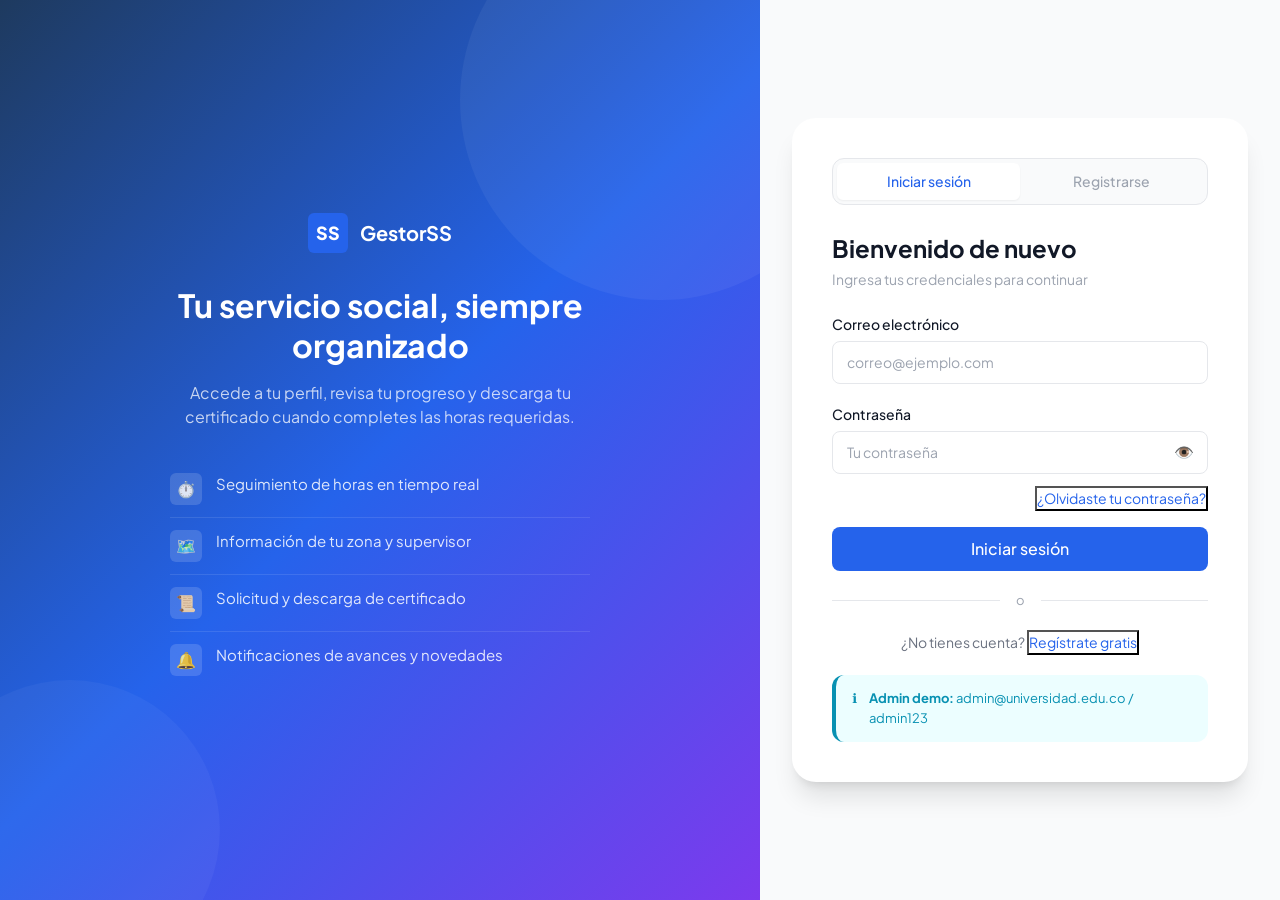
<file: auth/index.html>
<!DOCTYPE html>
<html lang="es">
<head>
  <meta charset="UTF-8" />
  <meta name="viewport" content="width=device-width, initial-scale=1.0" />
  <title>Acceso — GestorSS</title>
  <link rel="preconnect" href="https://fonts.googleapis.com" />
  <link href="https://fonts.googleapis.com/css2?family=Plus+Jakarta+Sans:wght@400;500;600;700;800&display=swap" rel="stylesheet" />
  <link rel="stylesheet" href="../assets/css/styles.css" />
  <style>
    :root { --font: 'Plus Jakarta Sans', system-ui, sans-serif; }
    .auth-panel { display: none; }
    .auth-panel.active { display: block; animation: fadeUp .25s ease both; }
    @keyframes fadeUp { from { opacity:0; transform:translateY(10px); } to { opacity:1; transform:translateY(0); } }
    .strength-bar  { height: 4px; border-radius: 4px; background: var(--border); margin-top: .375rem; overflow: hidden; }
    .strength-fill { height: 100%; border-radius: 4px; width: 0; transition: width .3s, background .3s; }
    .btn-tab { flex: 1; padding: .5rem; text-align: center; border-radius: var(--radius-sm);
               font-size: .875rem; font-weight: 500; color: var(--text-muted);
               transition: var(--transition); border: none; background: transparent; cursor: pointer; }
    .btn-tab.active { background: var(--bg-white); color: var(--primary); box-shadow: var(--shadow-sm); }
  </style>
</head>
<body>
<div class="auth-page">

  <!-- ══ PANEL IZQUIERDO ══ -->
  <div class="auth-left">
    <div class="auth-left-content">
      <div style="display:flex;align-items:center;gap:.75rem;margin-bottom:2rem;justify-content:center;">
        <div class="landing-logo-mark">SS</div>
        <span style="color:#fff;font-weight:700;font-size:1.25rem;">GestorSS</span>
      </div>
      <h2>Tu servicio social, siempre organizado</h2>
      <p>Accede a tu perfil, revisa tu progreso y descarga tu certificado cuando completes las horas requeridas.</p>
      <div class="auth-features">
        <div class="auth-feature"><div class="auth-feature-icon">⏱️</div><span>Seguimiento de horas en tiempo real</span></div>
        <div class="auth-feature"><div class="auth-feature-icon">🗺️</div><span>Información de tu zona y supervisor</span></div>
        <div class="auth-feature"><div class="auth-feature-icon">📜</div><span>Solicitud y descarga de certificado</span></div>
        <div class="auth-feature"><div class="auth-feature-icon">🔔</div><span>Notificaciones de avances y novedades</span></div>
      </div>
    </div>
  </div>

  <!-- ══ PANEL DERECHO ══ -->
  <div class="auth-right">
    <div class="auth-box">

      <!-- Tabs -->
      <div style="display:flex;gap:0;border:1px solid var(--border);border-radius:var(--radius-md);padding:.25rem;margin-bottom:1.75rem;background:var(--bg);" id="tabBar">
        <button class="btn-tab active" id="tab-login"    onclick="showPanel('login')">Iniciar sesión</button>
        <button class="btn-tab"        id="tab-register" onclick="showPanel('register')">Registrarse</button>
      </div>

      <!-- ══ LOGIN ══ -->
      <div class="auth-panel active" id="panel-login">
        <h2 class="auth-title">Bienvenido de nuevo</h2>
        <p class="auth-subtitle" style="margin-bottom:1.5rem;">Ingresa tus credenciales para continuar</p>

        <div class="form-group">
          <label class="form-label">Correo electrónico</label>
          <input type="email" id="l-email" class="form-control" placeholder="correo@ejemplo.com" autocomplete="email" />
        </div>
        <div class="form-group">
          <label class="form-label">Contraseña</label>
          <div class="password-toggle">
            <input type="password" id="l-pass" class="form-control" placeholder="Tu contraseña" autocomplete="current-password" />
            <button type="button" class="password-eye" onclick="togglePass('l-pass',this)">👁️</button>
          </div>
        </div>
        <div style="text-align:right;margin-top:-.5rem;margin-bottom:1rem;">
          <button type="button" class="btn-link text-sm" onclick="showPanel('forgot')">¿Olvidaste tu contraseña?</button>
        </div>

        <button class="btn btn-primary w-full btn-lg" id="btn-login" onclick="handleLogin()">
          Iniciar sesión
        </button>

        <div id="login-error" class="alert alert-danger hidden" style="margin-top:1rem;"></div>

        <div class="auth-divider">o</div>
        <div class="auth-switch">¿No tienes cuenta? <button type="button" class="btn-link" onclick="showPanel('register')">Regístrate gratis</button></div>

        <div class="alert alert-info" style="margin-top:1.25rem;font-size:.8125rem;">
          <span>ℹ️</span>
          <div><strong>Admin demo:</strong> admin@universidad.edu.co / admin123</div>
        </div>
      </div>

      <!-- ══ REGISTER ══ -->
      <div class="auth-panel" id="panel-register">
        <h2 class="auth-title">Crear cuenta</h2>
        <p class="auth-subtitle" style="margin-bottom:1.5rem;">Completa el formulario para registrarte como estudiante</p>

        <div class="form-group">
          <label class="form-label">Nombre completo *</label>
          <input type="text" id="r-name" class="form-control" placeholder="Ej: Juan Pérez García" autocomplete="name" />
        </div>
        <div class="form-group">
          <label class="form-label">Grado / Carrera *</label>
          <input type="text" id="r-career" class="form-control" placeholder="Ej: Ingeniería de Sistemas" />
        </div>
        <div class="grid-2">
          <div class="form-group">
            <label class="form-label">Correo electrónico *</label>
            <input type="email" id="r-email" class="form-control" placeholder="correo@ejemplo.com" autocomplete="email" />
          </div>
          <div class="form-group">
            <label class="form-label">Teléfono *</label>
            <input type="tel" id="r-phone" class="form-control" placeholder="Ej: 3001234567" autocomplete="tel" />
          </div>
        </div>
        <div class="form-group">
          <label class="form-label">Contraseña *</label>
          <div class="password-toggle">
            <input type="password" id="r-pass" class="form-control" placeholder="Mínimo 6 caracteres" oninput="checkStrength(this)" />
            <button type="button" class="password-eye" onclick="togglePass('r-pass',this)">👁️</button>
          </div>
          <div class="strength-bar"><div class="strength-fill" id="strengthFill"></div></div>
          <div class="form-hint" id="strengthText"></div>
        </div>
        <div class="form-group">
          <label class="form-label">Confirmar contraseña *</label>
          <div class="password-toggle">
            <input type="password" id="r-pass2" class="form-control" placeholder="Repite tu contraseña" />
            <button type="button" class="password-eye" onclick="togglePass('r-pass2',this)">👁️</button>
          </div>
        </div>

        <div class="alert alert-info" style="margin-bottom:1rem;font-size:.8125rem;">
          <span>ℹ️</span><div>Se asignarán <strong>80 horas</strong> requeridas por defecto. El código de matrícula se generará automáticamente.</div>
        </div>

        <button class="btn btn-primary w-full btn-lg" id="btn-register" onclick="handleRegister()">
          Crear cuenta
        </button>

        <div id="register-error" class="alert alert-danger hidden" style="margin-top:1rem;"></div>

        <div class="auth-switch" style="margin-top:1rem;">
          ¿Ya tienes cuenta? <button type="button" class="btn-link" onclick="showPanel('login')">Inicia sesión</button>
        </div>
      </div>

      <!-- ══ FORGOT ══ -->
      <div class="auth-panel" id="panel-forgot">
        <button type="button" class="btn btn-ghost btn-sm" style="margin-bottom:1rem;" onclick="showPanel('login')">← Volver</button>
        <h2 class="auth-title">Recuperar contraseña</h2>
        <p class="auth-subtitle" style="margin-bottom:1.5rem;">Te enviaremos instrucciones a tu correo electrónico</p>

        <div class="form-group">
          <label class="form-label">Correo electrónico</label>
          <input type="email" id="f-email" class="form-control" placeholder="correo@ejemplo.com" />
        </div>

        <button class="btn btn-primary w-full btn-lg" id="btn-forgot" onclick="handleForgot()">
          Enviar instrucciones
        </button>

        <div id="forgot-success" class="alert alert-success hidden" style="margin-top:1rem;"></div>
        <div id="forgot-error"   class="alert alert-danger  hidden" style="margin-top:1rem;"></div>
      </div>

    </div><!-- /auth-box -->
  </div><!-- /auth-right -->
</div><!-- /auth-page -->

<div class="toast-container" id="toastContainer"></div>
<script src="../assets/js/app.js"></script>
<script>
/* ── Redirect si ya está autenticado ── */
(function () {
  const token = localStorage.getItem('ss_token');
  const role  = localStorage.getItem('ss_role');
  if (token) {
    window.location.replace(role === 'admin' ? '../admin/' : '../home/');
  }
})();

/* ── Cambio de panel ── */
function showPanel(name) {
  // Ocultar todos los paneles
  document.querySelectorAll('.auth-panel').forEach(p => p.classList.remove('active'));
  // Mostrar el pedido
  var panel = document.getElementById('panel-' + name);
  if (panel) panel.classList.add('active');
  // Actualizar tabs (solo login/register tienen tab)
  document.getElementById('tab-login')?.classList.toggle('active', name === 'login');
  document.getElementById('tab-register')?.classList.toggle('active', name === 'register');
  // Ocultar tabs si estamos en forgot
  document.getElementById('tabBar').style.display = name === 'forgot' ? 'none' : '';
  // Limpiar errores
  ['login-error','register-error','forgot-error','forgot-success'].forEach(function(id) {
    var el = document.getElementById(id);
    if (el) { el.classList.add('hidden'); el.innerHTML = ''; }
  });
}

/* ── Toggle contraseña ── */
function togglePass(id, btn) {
  var input = document.getElementById(id);
  var isText = input.type === 'text';
  input.type = isText ? 'password' : 'text';
  btn.textContent = isText ? '👁️' : '🙈';
}

/* ── Fortaleza contraseña ── */
function checkStrength(input) {
  var v = input.value;
  var score = 0;
  if (v.length >= 6)  score++;
  if (v.length >= 10) score++;
  if (/[A-Z]/.test(v)) score++;
  if (/[0-9]/.test(v)) score++;
  if (/[^A-Za-z0-9]/.test(v)) score++;
  var fill = document.getElementById('strengthFill');
  var text = document.getElementById('strengthText');
  var levels = [
    { w:'20%', bg:'#dc2626', label:'Muy débil' },
    { w:'40%', bg:'#f97316', label:'Débil' },
    { w:'60%', bg:'#eab308', label:'Regular' },
    { w:'80%', bg:'#22c55e', label:'Buena' },
    { w:'100%',bg:'#16a34a', label:'Muy fuerte' },
  ];
  var lvl = levels[Math.min(score - 1, 4)];
  fill.style.width      = score > 0 ? lvl.w  : '0';
  fill.style.background = score > 0 ? lvl.bg : '';
  text.textContent      = score > 0 ? lvl.label : '';
}

/* ── Helpers UI ── */
function setErr(id, msg) {
  var el = document.getElementById(id);
  el.innerHTML = '⚠️ ' + msg;
  el.classList.remove('hidden');
}
function setBtnLoading(id, loading, defaultText) {
  var btn = document.getElementById(id);
  btn.disabled = loading;
  btn.textContent = loading ? 'Procesando...' : defaultText;
}

/* ── Generar código de matrícula ── */
function genCode() {
  return 'EST-' + Date.now().toString(36).toUpperCase().slice(-6);
}

/* ── LOGIN ── */
async function handleLogin() {
  var email = document.getElementById('l-email').value.trim();
  var pass  = document.getElementById('l-pass').value;
  if (!email || !pass) { setErr('login-error', 'Completa todos los campos.'); return; }
  setBtnLoading('btn-login', true, 'Iniciar sesión');
  var res = await API.login(email, pass);
  setBtnLoading('btn-login', false, 'Iniciar sesión');
  if (res.error) { setErr('login-error', res.error); return; }
  localStorage.setItem('ss_token', res.token);
  localStorage.setItem('ss_role',  res.user.role);
  localStorage.setItem('ss_user',  JSON.stringify(res.user));
  showToast('Bienvenido', res.user.full_name, 'success');
  setTimeout(function() {
    window.location.replace(res.user.role === 'admin' ? '../admin/' : '../home/');
  }, 600);
}

/* ── REGISTER ── */
async function handleRegister() {
  var name   = document.getElementById('r-name').value.trim();
  var career = document.getElementById('r-career').value.trim();
  var email  = document.getElementById('r-email').value.trim();
  var phone  = document.getElementById('r-phone').value.trim();
  var pass   = document.getElementById('r-pass').value;
  var pass2  = document.getElementById('r-pass2').value;

  if (!name || !career || !email || !phone || !pass) {
    setErr('register-error', 'Todos los campos son obligatorios.'); return;
  }
  if (pass !== pass2) {
    setErr('register-error', 'Las contraseñas no coinciden.'); return;
  }
  if (pass.length < 6) {
    setErr('register-error', 'La contraseña debe tener mínimo 6 caracteres.'); return;
  }
  if (!/\S+@\S+\.\S+/.test(email)) {
    setErr('register-error', 'Ingresa un correo válido.'); return;
  }

  setBtnLoading('btn-register', true, 'Crear cuenta');
  var res = await API.register({
    full_name:       name,
    career:          career,
    email:           email,
    enrollment_code: genCode(),
    required_hours:  80,
    semester:        1,
    password:        pass,
  });
  setBtnLoading('btn-register', false, 'Crear cuenta');

  if (res.error) { setErr('register-error', res.error); return; }
  localStorage.setItem('ss_token', res.token);
  localStorage.setItem('ss_role',  res.user.role);
  localStorage.setItem('ss_user',  JSON.stringify(res.user));
  showToast('Cuenta creada', '¡Bienvenido, ' + res.user.full_name + '!', 'success');
  setTimeout(function() { window.location.replace('../home/'); }, 700);
}

/* ── FORGOT ── */
async function handleForgot() {
  var email = document.getElementById('f-email').value.trim();
  if (!email) { setErr('forgot-error', 'Ingresa tu correo electrónico.'); return; }
  setBtnLoading('btn-forgot', true, 'Enviar instrucciones');
  var res = await API.forgotPassword(email);
  setBtnLoading('btn-forgot', false, 'Enviar instrucciones');
  if (res.error) { setErr('forgot-error', res.error); return; }
  var suc = document.getElementById('forgot-success');
  suc.innerHTML = '✅ ' + (res.message || 'Si el correo existe, recibirás las instrucciones.');
  suc.classList.remove('hidden');
}

/* ── Enter en campos ── */
document.addEventListener('keydown', function(e) {
  if (e.key !== 'Enter') return;
  var active = document.querySelector('.auth-panel.active');
  if (!active) return;
  var id = active.id;
  if (id === 'panel-login')    handleLogin();
  if (id === 'panel-register') handleRegister();
  if (id === 'panel-forgot')   handleForgot();
});
</script>
</body>
</html>
</file>
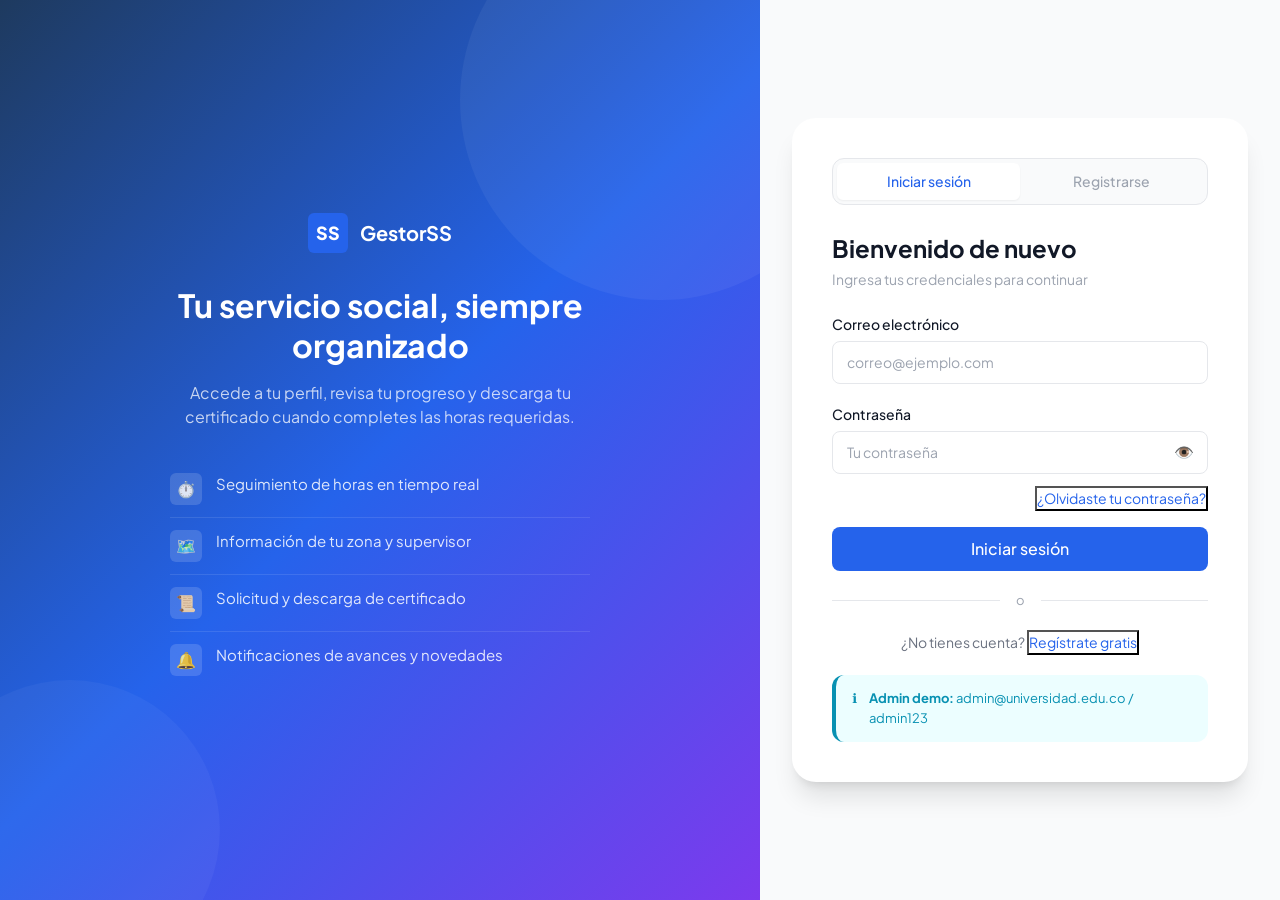
<file: home/index.html>
<!DOCTYPE html>
<html lang="es">
<head>
  <meta charset="UTF-8" />
  <meta name="viewport" content="width=device-width, initial-scale=1.0" />
  <title>Mi Servicio Social — GestorSS</title>
  <link rel="preconnect" href="https://fonts.googleapis.com" />
  <link href="https://fonts.googleapis.com/css2?family=Plus+Jakarta+Sans:wght@400;500;600;700;800&display=swap" rel="stylesheet" />
  <link rel="stylesheet" href="../assets/css/styles.css" />
  <style>
    :root { --font: 'Plus Jakarta Sans', system-ui, sans-serif; }
    .app-layout { display:flex; min-height:100vh; }
    .progress-ring { position:relative; display:inline-flex; align-items:center; justify-content:center; }
    .progress-ring svg { transform:rotate(-90deg); }
    .progress-ring-label { position:absolute; text-align:center; }
    @keyframes slideUp { from { opacity:0; transform:translateY(16px); } to { opacity:1; transform:translateY(0); } }
    .fade-in { animation: slideUp .4s ease both; }
    .fade-in-2 { animation: slideUp .4s ease .1s both; }
    .fade-in-3 { animation: slideUp .4s ease .2s both; }
    .hours-table th { white-space: nowrap; }
    .sidebar-overlay { position:fixed;inset:0;background:rgba(0,0,0,.5);z-index:199;display:none; }
    .sidebar-overlay.active { display:block; }
  </style>
</head>
<body>

<!-- LOADING SCREEN -->
<div class="loading-overlay" id="loadingOverlay">
  <div style="text-align:center;">
    <div class="spinner spinner-lg" style="margin:0 auto 1rem;"></div>
    <div style="color:var(--text-secondary);font-size:.875rem;">Cargando tu perfil...</div>
  </div>
</div>

<div class="app-layout">

  <!-- SIDEBAR -->
  <aside class="sidebar" id="sidebar">
    <div class="sidebar-brand">
      <div class="sidebar-logo">SS</div>
      <span class="sidebar-brand-name">GestorSS</span>
    </div>
    <nav class="sidebar-nav">
      <div class="nav-section-label">Principal</div>
      <ul>
        <li class="nav-item active" id="nav-dashboard">
          <a href="#" onclick="showSection('dashboard');return false;">
            <span class="nav-icon">📊</span> Mi Dashboard
          </a>
        </li>
        <li class="nav-item" id="nav-hours">
          <a href="#" onclick="showSection('hours');return false;">
            <span class="nav-icon">⏱️</span> Mis Horas
          </a>
        </li>
        <li class="nav-item" id="nav-zone">
          <a href="#" onclick="showSection('zone');return false;">
            <span class="nav-icon">🗺️</span> Mi Zona
          </a>
        </li>
        <li class="nav-item" id="nav-certificate">
          <a href="#" onclick="showSection('certificate');return false;">
            <span class="nav-icon">📜</span> Certificado
          </a>
        </li>
        <div class="nav-section-label" style="margin-top:.75rem;">Cuenta</div>
        <li class="nav-item" id="nav-notifications">
          <a href="#" onclick="showSection('notifications');return false;">
            <span class="nav-icon">🔔</span> Notificaciones
            <span class="notif-badge" id="sidebarNotifBadge" style="position:relative;top:auto;right:auto;margin-left:auto;display:none;"></span>
          </a>
        </li>
        <li class="nav-item">
          <button onclick="handleLogout()">
            <span class="nav-icon">🚪</span> Cerrar sesión
          </button>
        </li>
      </ul>
    </nav>
    <div class="sidebar-footer">
      <div class="sidebar-user">
        <div class="sidebar-avatar" id="sidebarAvatar">?</div>
        <div>
          <div class="sidebar-user-name" id="sidebarName">Cargando...</div>
          <div class="sidebar-user-role">Estudiante</div>
        </div>
      </div>
    </div>
  </aside>
  <div class="sidebar-overlay" id="sidebarOverlay" onclick="closeSidebar()"></div>

  <!-- MAIN -->
  <div class="main-content">
    <header class="topbar">
      <button class="sidebar-toggle" id="sidebarToggle" onclick="toggleSidebar()">☰</button>
      <span class="topbar-title" id="topbarTitle">Mi Dashboard</span>
      <div class="topbar-actions">
        <!-- Notification Bell -->
        <div class="relative" id="notifWrapper">
          <button class="notif-btn" id="notifBtn" onclick="toggleNotifDropdown()">
            🔔
            <span class="notif-badge hidden" id="topbarNotifBadge">0</span>
          </button>
          <div class="notif-dropdown" id="notifDropdown">
            <div class="notif-header">
              <span style="font-weight:600;font-size:.9375rem;">Notificaciones</span>
              <button class="btn btn-ghost btn-sm" onclick="markAllRead()">Marcar como leídas</button>
            </div>
            <div class="notif-list" id="notifList">
              <div class="notif-empty">Cargando notificaciones...</div>
            </div>
            <div class="notif-footer">
              <a href="#" class="text-sm text-primary" onclick="showSection('notifications');closeNotifDropdown();return false;">Ver todas</a>
            </div>
          </div>
        </div>
        <div style="display:flex;align-items:center;gap:.5rem;">
          <div class="avatar" id="topbarAvatar">?</div>
          <span style="font-size:.875rem;font-weight:500;" id="topbarName">—</span>
        </div>
      </div>
    </header>

    <main class="page-content">

      <!-- ═══════════════ DASHBOARD ═══════════════ -->
      <div id="section-dashboard" class="section-content">
        <div class="page-header fade-in">
          <h1 class="page-title">Mi Dashboard</h1>
          <p class="page-subtitle">Resumen de tu progreso de servicio social</p>
        </div>

        <!-- Stats -->
        <div class="grid-4 fade-in-2" id="dashStats" style="margin-bottom:1.5rem;">
          <div class="stat-card">
            <div class="stat-icon blue">📋</div>
            <div><div class="stat-value" id="statRequired">—</div><div class="stat-label">Horas requeridas</div></div>
          </div>
          <div class="stat-card">
            <div class="stat-icon green">✅</div>
            <div><div class="stat-value" id="statCompleted">—</div><div class="stat-label">Horas completadas</div></div>
          </div>
          <div class="stat-card">
            <div class="stat-icon yellow">⏳</div>
            <div><div class="stat-value" id="statRemaining">—</div><div class="stat-label">Horas restantes</div></div>
          </div>
          <div class="stat-card">
            <div class="stat-icon purple">🎯</div>
            <div><div class="stat-value" id="statPct">—</div><div class="stat-label">Progreso</div></div>
          </div>
        </div>

        <!-- Progress + Zone -->
        <div class="grid-2 fade-in-3" style="margin-bottom:1.5rem;">
          <div class="card">
            <div class="card-header">
              <span class="card-title">Progreso de horas</span>
              <span class="badge" id="dashStatusBadge">—</span>
            </div>
            <div class="card-body">
              <div class="progress-label">
                <span id="progressLabelLeft">0 completadas</span>
                <span id="progressLabelRight">de 0 horas</span>
              </div>
              <div class="progress-wrap progress-lg">
                <div class="progress-bar" id="progressBar" style="width:0%;"></div>
              </div>
              <div style="margin-top:1.5rem;">
                <div style="font-size:.875rem;color:var(--text-secondary);">Período de servicio</div>
                <div style="margin-top:.5rem;display:flex;gap:2rem;">
                  <div>
                    <div style="font-size:.75rem;color:var(--text-muted);">Inicio</div>
                    <div style="font-weight:600;" id="dashStartDate">—</div>
                  </div>
                  <div>
                    <div style="font-size:.75rem;color:var(--text-muted);">Fin previsto</div>
                    <div style="font-weight:600;" id="dashEndDate">—</div>
                  </div>
                  <div>
                    <div style="font-size:.75rem;color:var(--text-muted);">Carrera</div>
                    <div style="font-weight:600;" id="dashCareer">—</div>
                  </div>
                </div>
              </div>
            </div>
          </div>

          <div class="card">
            <div class="card-header">
              <span class="card-title">Zona asignada</span>
            </div>
            <div class="card-body" id="dashZoneBody">
              <div class="empty-state" style="padding:1rem;">
                <div class="empty-icon">🗺️</div>
                <div class="empty-desc">Sin zona asignada</div>
              </div>
            </div>
          </div>
        </div>

        <!-- Recent hours -->
        <div class="card fade-in-3">
          <div class="card-header">
            <span class="card-title">Últimas jornadas registradas</span>
            <a href="#" class="btn btn-ghost btn-sm" onclick="showSection('hours');return false;">Ver todas →</a>
          </div>
          <div class="card-body" style="padding:0;">
            <div class="table-wrapper" style="box-shadow:none;border:none;border-radius:0;">
              <table class="table" id="dashRecentTable">
                <thead><tr>
                  <th>Fecha</th><th>Horas</th><th>Observación</th>
                </tr></thead>
                <tbody id="dashRecentBody">
                  <tr><td colspan="3" class="table-empty">Cargando...</td></tr>
                </tbody>
              </table>
            </div>
          </div>
        </div>
      </div>

      <!-- ═══════════════ HOURS ═══════════════ -->
      <div id="section-hours" class="section-content hidden">
        <div class="page-header">
          <h1 class="page-title">Mis Horas</h1>
          <p class="page-subtitle">Registro completo de todas tus jornadas de servicio</p>
        </div>

        <div class="card" style="margin-bottom:1.25rem;">
          <div class="card-body" style="padding:1rem;">
            <div class="filter-bar">
              <input type="date" id="hoursFrom" class="form-control" style="max-width:160px;" placeholder="Desde" />
              <input type="date" id="hoursTo"   class="form-control" style="max-width:160px;" placeholder="Hasta" />
              <button class="btn btn-primary" onclick="loadStudentHours()">Filtrar</button>
              <button class="btn btn-secondary" onclick="clearHoursFilter()">Limpiar</button>
              <div style="margin-left:auto;font-weight:600;" id="hoursTotalLabel"></div>
            </div>
          </div>
        </div>

        <div class="table-wrapper">
          <table class="table hours-table">
            <thead><tr>
              <th>#</th><th>Fecha</th><th>Horas</th><th>Observación</th><th>Registrado por</th><th>Fecha registro</th>
            </tr></thead>
            <tbody id="hoursTableBody">
              <tr><td colspan="6" class="table-empty">Cargando...</td></tr>
            </tbody>
          </table>
        </div>
      </div>

      <!-- ═══════════════ ZONE ═══════════════ -->
      <div id="section-zone" class="section-content hidden">
        <div class="page-header">
          <h1 class="page-title">Mi Zona de Servicio</h1>
          <p class="page-subtitle">Información de tu centro de servicio social y supervisor</p>
        </div>
        <div id="zoneContent">
          <div class="empty-state">
            <div class="empty-icon">🗺️</div>
            <div class="empty-title">Sin zona asignada</div>
            <div class="empty-desc">El administrador aún no te ha asignado a un centro de servicio. Recibirás una notificación cuando esto ocurra.</div>
          </div>
        </div>
      </div>

      <!-- ═══════════════ CERTIFICATE ═══════════════ -->
      <div id="section-certificate" class="section-content hidden">
        <div class="page-header">
          <h1 class="page-title">Certificado</h1>
          <p class="page-subtitle">Solicita y descarga tu certificado de servicio social</p>
        </div>
        <div id="certContent">
          <div class="empty-state"><div class="spinner spinner-lg" style="margin:0 auto;"></div></div>
        </div>
      </div>

      <!-- ═══════════════ NOTIFICATIONS ═══════════════ -->
      <div id="section-notifications" class="section-content hidden">
        <div class="page-header" style="display:flex;align-items:center;justify-content:space-between;">
          <div>
            <h1 class="page-title">Notificaciones</h1>
            <p class="page-subtitle">Todas tus alertas y avisos del sistema</p>
          </div>
          <button class="btn btn-secondary" onclick="markAllRead()">✓ Marcar todas como leídas</button>
        </div>
        <div class="card">
          <div class="card-body" style="padding:0;" id="allNotifList">
            <div class="notif-empty">Cargando...</div>
          </div>
        </div>
      </div>

    </main>
  </div>
</div>

<!-- TOAST -->
<div class="toast-container" id="toastContainer"></div>

<script src="../assets/js/app.js"></script>
<script>
  // ── State ──
  let studentProfile = null;
  let currentSection = 'dashboard';

  // ── Init ──
  (async function init() {
    if (!requireStudentAuth()) return;
    const user = JSON.parse(localStorage.getItem('ss_user') || '{}');
    setUserUI(user);
    await loadProfile();
    document.getElementById('loadingOverlay').style.display = 'none';
    setupSSE();
    loadNotifications();
  })();

  function requireStudentAuth() {
    const token = localStorage.getItem('ss_token');
    const role  = localStorage.getItem('ss_role');
    if (!token) { window.location.href = '../auth/'; return false; }
    if (role === 'admin') { window.location.href = '../admin/'; return false; }
    return true;
  }

  function setUserUI(user) {
    const initial = (user.full_name || '?').charAt(0).toUpperCase();
    document.getElementById('sidebarAvatar').textContent = initial;
    document.getElementById('topbarAvatar').textContent  = initial;
    document.getElementById('sidebarName').textContent   = user.full_name || '—';
    document.getElementById('topbarName').textContent    = (user.full_name || '').split(' ')[0] || '—';
  }

  // ── Profile ──
  async function loadProfile() {
    const res = await API.get('students/me');
    if (res.error) { showToast('Error', res.error, 'error'); return; }
    studentProfile = res;
    renderDashboard(res);
    loadStudentHours();
    loadZone(res.student_id);
    loadCertificate(res);
  }

  function renderDashboard(s) {
    const completed = parseFloat(s.completed_hours || 0);
    const required  = parseInt(s.required_hours || 480);
    const remaining = Math.max(0, required - completed);
    const pct       = required > 0 ? Math.min(100, ((completed / required) * 100)).toFixed(1) : 0;

    document.getElementById('statRequired').textContent  = required;
    document.getElementById('statCompleted').textContent = completed;
    document.getElementById('statRemaining').textContent = remaining;
    document.getElementById('statPct').textContent       = pct + '%';

    document.getElementById('progressLabelLeft').textContent  = completed + ' completadas';
    document.getElementById('progressLabelRight').textContent = 'de ' + required + ' horas';

    const bar = document.getElementById('progressBar');
    setTimeout(() => { bar.style.width = pct + '%'; }, 100);
    bar.className = 'progress-bar ' + (pct >= 100 ? 'success' : pct >= 60 ? '' : pct >= 30 ? 'warning' : 'danger');

    const statusMap = { active: ['badge-warning','En progreso'], completed: ['badge-success','Completado'], suspended: ['badge-danger','Suspendido'] };
    const [cls, label] = statusMap[s.status] || ['badge-gray', s.status];
    const badge = document.getElementById('dashStatusBadge');
    badge.className = 'badge ' + cls;
    badge.textContent = label;

    document.getElementById('dashStartDate').textContent = s.start_date ? formatDate(s.start_date) : '—';
    document.getElementById('dashEndDate').textContent   = s.end_date   ? formatDate(s.end_date)   : 'Pendiente';
    document.getElementById('dashCareer').textContent    = s.career || '—';

    // Update sidebar user info
    document.getElementById('sidebarName').textContent = s.full_name || '—';
    const initial = (s.full_name || '?').charAt(0).toUpperCase();
    document.getElementById('sidebarAvatar').textContent = initial;
    document.getElementById('topbarAvatar').textContent  = initial;
    document.getElementById('topbarName').textContent    = (s.full_name || '').split(' ')[0];
  }

  // ── Hours ──
  async function loadStudentHours() {
    const from = document.getElementById('hoursFrom')?.value;
    const to   = document.getElementById('hoursTo')?.value;
    let url = 'hours';
    const params = [];
    if (from) params.push('from=' + from);
    if (to)   params.push('to=' + to);
    if (params.length) url += '?' + params.join('&');

    const res = await API.get(url);
    const rows = Array.isArray(res) ? res : [];

    // Dashboard recent (last 5)
    const recentBody = document.getElementById('dashRecentBody');
    if (recentBody) {
      const recent = rows.slice(0, 5);
      recentBody.innerHTML = recent.length
        ? recent.map(h => `<tr>
            <td>${formatDate(h.service_date)}</td>
            <td><strong>${parseFloat(h.hours)}h</strong></td>
            <td style="max-width:240px;overflow:hidden;text-overflow:ellipsis;white-space:nowrap;">${h.observation || '—'}</td>
          </tr>`).join('')
        : '<tr><td colspan="3" class="table-empty">Sin registros de horas</td></tr>';
    }

    // Full table
    const body = document.getElementById('hoursTableBody');
    if (body) {
      body.innerHTML = rows.length
        ? rows.map((h, i) => `<tr>
            <td style="color:var(--text-muted);font-size:.8125rem;">${i + 1}</td>
            <td>${formatDate(h.service_date)}</td>
            <td><span class="badge badge-primary">${parseFloat(h.hours)}h</span></td>
            <td style="max-width:240px;">${h.observation || '—'}</td>
            <td>${h.admin_name || '—'}</td>
            <td style="font-size:.8125rem;color:var(--text-muted);">${formatDateTime(h.created_at)}</td>
          </tr>`).join('')
        : '<tr><td colspan="6" class="table-empty">Sin registros de horas</td></tr>';

      const total = rows.reduce((acc, h) => acc + parseFloat(h.hours || 0), 0);
      const lbl = document.getElementById('hoursTotalLabel');
      if (lbl) lbl.innerHTML = `Total: <span style="color:var(--primary)">${total}h</span>`;
    }
  }

  function clearHoursFilter() {
    document.getElementById('hoursFrom').value = '';
    document.getElementById('hoursTo').value   = '';
    loadStudentHours();
  }

  // ── Zone ──
  async function loadZone(studentId) {
    const res = await API.get('students/' + studentId);
    const zone = res?.current_zone;

    // Dashboard zone card
    const dashZone = document.getElementById('dashZoneBody');
    if (dashZone) {
      if (zone) {
        dashZone.innerHTML = `
          <div class="zone-header" style="margin-bottom:.75rem;">
            <div class="zone-info">
              <h4 style="color:var(--text-primary);margin-bottom:.25rem;">${zone.zone_name}</h4>
              <p style="font-size:.8125rem;color:var(--text-secondary);">${zone.description || ''}</p>
            </div>
            <span class="badge badge-success">Activa</span>
          </div>
          <div style="display:flex;flex-direction:column;gap:.5rem;">
            <div style="display:flex;gap:.5rem;align-items:center;font-size:.875rem;color:var(--text-secondary);">
              👤 <strong>Supervisor:</strong>&nbsp;${zone.supervisor || '—'}
            </div>
            <div style="display:flex;gap:.5rem;align-items:center;font-size:.875rem;color:var(--text-secondary);">
              📍 <strong>Dirección:</strong>&nbsp;${zone.address || '—'}
            </div>
            <div style="display:flex;gap:.5rem;align-items:center;font-size:.875rem;color:var(--text-secondary);">
              📅 <strong>Asignado:</strong>&nbsp;${formatDate(zone.assigned_at)}
            </div>
          </div>`;
      } else {
        dashZone.innerHTML = `<div class="empty-state" style="padding:1rem;"><div class="empty-icon">🗺️</div><div class="empty-desc">Sin zona asignada</div></div>`;
      }
    }

    // Zone section
    const zoneContent = document.getElementById('zoneContent');
    if (zoneContent) {
      if (zone) {
        zoneContent.innerHTML = `
          <div class="grid-2" style="margin-bottom:1.5rem;">
            <div class="card">
              <div class="card-header"><span class="card-title">Centro de servicio</span><span class="badge badge-success">Zona activa</span></div>
              <div class="card-body">
                <h3 style="margin-bottom:.75rem;">${zone.zone_name}</h3>
                <p style="margin-bottom:1.25rem;">${zone.description || 'Sin descripción disponible.'}</p>
                <div style="display:flex;flex-direction:column;gap:.75rem;">
                  <div class="stat-card" style="padding:.875rem;border:none;background:var(--bg);">
                    <div class="stat-icon blue" style="width:36px;height:36px;font-size:1rem;">👤</div>
                    <div><div style="font-weight:600;font-size:.875rem;">${zone.supervisor || '—'}</div><div class="stat-label">Supervisor responsable</div></div>
                  </div>
                  <div class="stat-card" style="padding:.875rem;border:none;background:var(--bg);">
                    <div class="stat-icon green" style="width:36px;height:36px;font-size:1rem;">📍</div>
                    <div><div style="font-weight:600;font-size:.875rem;">${zone.address || '—'}</div><div class="stat-label">Dirección</div></div>
                  </div>
                  <div class="stat-card" style="padding:.875rem;border:none;background:var(--bg);">
                    <div class="stat-icon yellow" style="width:36px;height:36px;font-size:1rem;">📅</div>
                    <div><div style="font-weight:600;font-size:.875rem;">${formatDate(zone.assigned_at)}</div><div class="stat-label">Fecha de asignación</div></div>
                  </div>
                </div>
              </div>
            </div>
            <div class="card">
              <div class="card-header"><span class="card-title">Mapa de ubicación</span></div>
              <div class="card-body">
                <div style="background:var(--bg);border-radius:var(--radius-md);height:220px;display:flex;align-items:center;justify-content:center;flex-direction:column;gap:.75rem;">
                  <div style="font-size:2.5rem;">📍</div>
                  <div style="font-weight:600;color:var(--text-primary);">${zone.zone_name}</div>
                  <div style="font-size:.875rem;color:var(--text-muted);">${zone.address || ''}</div>
                </div>
                ${zone.notes ? `<div class="alert alert-info" style="margin-top:1rem;font-size:.875rem;">${zone.notes}</div>` : ''}
              </div>
            </div>
          </div>`;
      } else {
        zoneContent.innerHTML = `
          <div class="empty-state" style="padding:4rem 1rem;">
            <div class="empty-icon">🗺️</div>
            <div class="empty-title">Sin zona asignada</div>
            <div class="empty-desc">El administrador aún no te ha asignado a un centro de servicio social.<br>Recibirás una notificación cuando esto ocurra.</div>
          </div>`;
      }
    }
  }

  // ── Certificate ──
  async function loadCertificate(profile) {
    const certContent = document.getElementById('certContent');
    if (!certContent) return;

    const completed  = parseFloat(profile.completed_hours || 0);
    const required   = parseInt(profile.required_hours || 480);
    const isComplete = completed >= required;
    const pct        = required > 0 ? Math.min(100, (completed / required) * 100).toFixed(1) : 0;

    // Load requests & certs in parallel
    const [reqRes, certRes] = await Promise.all([
      API.get('certificates/requests'),
      API.get('certificates'),
    ]);
    const requests = Array.isArray(reqRes) ? reqRes : [];
    const certs    = Array.isArray(certRes) ? certRes : [];

    const hasCert       = certs.length > 0;
    const pendingReq    = requests.find(r => r.status === 'pending');
    const approvedReq   = requests.find(r => r.status === 'approved');

    let html = '';

    if (hasCert) {
      html = `
        <div class="grid-2">
          <div class="cert-card available">
            <div class="cert-icon">🎓</div>
            <h3 style="color:var(--success);margin-bottom:.5rem;">¡Certificado disponible!</h3>
            <p style="font-size:.875rem;margin-bottom:1.5rem;">Tu certificado de servicio social ha sido emitido y está listo para descargar.</p>
            <a href="../${certs[0].file_path}" target="_blank" class="btn btn-success btn-lg">⬇ Descargar certificado</a>
            <div style="margin-top:1rem;font-size:.8125rem;color:var(--text-secondary);">
              Emitido el ${formatDate(certs[0].uploaded_at)}
              ${certs[0].notes ? ` · ${certs[0].notes}` : ''}
            </div>
          </div>
          <div class="card">
            <div class="card-header"><span class="card-title">Historial de solicitudes</span></div>
            <div class="card-body" style="padding:0;">
              ${renderRequestsTable(requests)}
            </div>
          </div>
        </div>`;
    } else if (!isComplete) {
      html = `
        <div class="cert-card" style="max-width:520px;margin:0 auto;">
          <div class="cert-icon">📋</div>
          <h3 style="margin-bottom:.5rem;">Completa tus horas primero</h3>
          <p style="font-size:.875rem;margin-bottom:1.5rem;">Necesitas completar las horas requeridas para solicitar el certificado.</p>
          <div class="progress-wrap" style="margin-bottom:.5rem;">
            <div class="progress-bar warning" style="width:${pct}%;"></div>
          </div>
          <div style="font-size:.875rem;color:var(--text-secondary);">${completed} de ${required} horas (${pct}%)</div>
          <div style="margin-top:1.5rem;font-size:.875rem;color:var(--text-muted);">
            Te faltan <strong>${required - completed} horas</strong> para poder solicitar el certificado.
          </div>
        </div>`;
    } else if (pendingReq) {
      html = `
        <div class="grid-2">
          <div class="cert-card pending">
            <div class="cert-icon">⏳</div>
            <h3 style="color:var(--warning);margin-bottom:.5rem;">Solicitud en revisión</h3>
            <p style="font-size:.875rem;margin-bottom:1rem;">Tu solicitud fue recibida y está siendo revisada por el administrador.</p>
            <div class="badge badge-warning" style="font-size:.8125rem;">Solicitado el ${formatDate(pendingReq.requested_at)}</div>
          </div>
          <div class="card">
            <div class="card-header"><span class="card-title">Historial de solicitudes</span></div>
            <div class="card-body" style="padding:0;">${renderRequestsTable(requests)}</div>
          </div>
        </div>`;
    } else {
      html = `
        <div class="grid-2">
          <div class="cert-card" style="border-color:var(--success);background:var(--success-light);">
            <div class="cert-icon">🎉</div>
            <h3 style="margin-bottom:.5rem;">¡Horas completadas!</h3>
            <p style="font-size:.875rem;margin-bottom:1.5rem;">Has completado las ${required} horas requeridas. Ya puedes solicitar tu certificado.</p>
            <button class="btn btn-success btn-lg" onclick="requestCertificate()">📜 Solicitar certificado</button>
            <div style="margin-top:.875rem;font-size:.8125rem;color:var(--text-secondary);">Solo puedes tener una solicitud pendiente a la vez.</div>
          </div>
          <div class="card">
            <div class="card-header"><span class="card-title">Historial de solicitudes</span></div>
            <div class="card-body" style="padding:0;">${renderRequestsTable(requests)}</div>
          </div>
        </div>`;
    }

    certContent.innerHTML = html;
  }

  function renderRequestsTable(requests) {
    if (!requests.length) return '<div class="notif-empty">Sin solicitudes previas</div>';
    const statusMap = { pending:['badge-warning','Pendiente'], approved:['badge-success','Aprobado'], rejected:['badge-danger','Rechazado'] };
    return `<table class="table"><thead><tr><th>Fecha</th><th>Estado</th><th>Notas</th></tr></thead><tbody>
      ${requests.map(r => {
        const [cls, lbl] = statusMap[r.status] || ['badge-gray', r.status];
        return `<tr><td>${formatDate(r.requested_at)}</td><td><span class="badge ${cls}">${lbl}</span></td><td style="font-size:.8125rem;color:var(--text-muted);">${r.notes || '—'}</td></tr>`;
      }).join('')}
    </tbody></table>`;
  }

  async function requestCertificate() {
    const res = await API.post('certificates/request', {});
    if (res.error) { showToast('Error', res.error, 'error'); return; }
    showToast('Solicitud enviada', 'Tu solicitud de certificado fue enviada correctamente.', 'success');
    loadCertificate(studentProfile);
  }

  // ── Notifications ──
  async function loadNotifications() {
    const res = await API.get('notifications');
    const items = res.items || [];
    const unread = res.unread_count || 0;

    // Badge
    const badge1 = document.getElementById('topbarNotifBadge');
    const badge2 = document.getElementById('sidebarNotifBadge');
    if (unread > 0) {
      badge1.textContent = unread > 9 ? '9+' : unread;
      badge1.classList.remove('hidden');
      badge2.textContent = unread;
      badge2.style.display = 'flex';
    } else {
      badge1.classList.add('hidden');
      badge2.style.display = 'none';
    }

    // Dropdown list (last 5)
    const dropdown = document.getElementById('notifList');
    dropdown.innerHTML = items.length
      ? items.slice(0, 5).map(n => renderNotifItem(n)).join('')
      : '<div class="notif-empty">Sin notificaciones</div>';

    // Full list
    const full = document.getElementById('allNotifList');
    if (full) {
      full.innerHTML = items.length
        ? items.map(n => renderNotifItem(n, true)).join('')
        : '<div class="notif-empty" style="padding:3rem;">Sin notificaciones</div>';
    }
  }

  function renderNotifItem(n, full = false) {
    const isUnread = !n.read_at;
    return `<div class="notif-item ${isUnread ? 'unread' : ''}" onclick="markRead(${n.id}, this)">
      <div class="notif-dot ${isUnread ? '' : 'read'}"></div>
      <div style="flex:1;">
        <div class="notif-text">${n.title}</div>
        <div class="notif-time">${full ? n.message + '<br>' : ''}${formatRelativeTime(n.created_at)}</div>
      </div>
    </div>`;
  }

  async function markRead(id, el) {
    await API.put('notifications/' + id + '/read', {});
    el.classList.remove('unread');
    el.querySelector('.notif-dot').classList.add('read');
    loadNotifications();
  }

  async function markAllRead() {
    await API.put('notifications/read-all', {});
    showToast('Listo', 'Todas las notificaciones marcadas como leídas.', 'success');
    loadNotifications();
  }

  // ── SSE ──
  function setupSSE() {
   /* const token = localStorage.getItem('ss_token');
    const es = new EventSource('../api/sse?token=' + token);
    es.addEventListener('student_stats', e => {
      const data = JSON.parse(e.data);
      if (studentProfile) {
        studentProfile.completed_hours = data.completed_hours;
        studentProfile.remaining_hours = data.remaining_hours;
        studentProfile.completion_pct  = data.completion_pct;
        studentProfile.status          = data.status;
        renderDashboard({ ...studentProfile, ...data });
      }
    });
    es.addEventListener('unread_notifications', e => {
      const { count } = JSON.parse(e.data);
      const b1 = document.getElementById('topbarNotifBadge');
      const b2 = document.getElementById('sidebarNotifBadge');
      if (count > 0) { b1.textContent = count; b1.classList.remove('hidden'); b2.textContent = count; b2.style.display = 'flex'; }
      else { b1.classList.add('hidden'); b2.style.display = 'none'; }
    });
    es.onerror = () => { es.close(); setTimeout(setupSSE, 10000); };*/
  }

  // ── Navigation ──
  const sectionTitles = { dashboard: 'Mi Dashboard', hours: 'Mis Horas', zone: 'Mi Zona', certificate: 'Certificado', notifications: 'Notificaciones' };
  function showSection(name) {
    document.querySelectorAll('.section-content').forEach(s => s.classList.add('hidden'));
    document.querySelectorAll('.nav-item').forEach(n => n.classList.remove('active'));
    document.getElementById('section-' + name)?.classList.remove('hidden');
    document.getElementById('nav-' + name)?.classList.add('active');
    document.getElementById('topbarTitle').textContent = sectionTitles[name] || name;
    currentSection = name;
    closeSidebar();
    if (name === 'notifications') loadNotifications();
  }

  function toggleSidebar() {
    document.getElementById('sidebar').classList.toggle('open');
    document.getElementById('sidebarOverlay').classList.toggle('active');
  }
  function closeSidebar() {
    document.getElementById('sidebar').classList.remove('open');
    document.getElementById('sidebarOverlay').classList.remove('active');
  }

  // Notification dropdown
  function toggleNotifDropdown() {
    document.getElementById('notifDropdown').classList.toggle('open');
  }
  function closeNotifDropdown() {
    document.getElementById('notifDropdown').classList.remove('open');
  }
  document.addEventListener('click', e => {
    const wrapper = document.getElementById('notifWrapper');
    if (!wrapper.contains(e.target)) closeNotifDropdown();
  });

  function handleLogout() {
    localStorage.removeItem('ss_token');
    localStorage.removeItem('ss_role');
    localStorage.removeItem('ss_user');
    window.location.href = '../auth/';
  }
</script>
</body>
</html>
</file>
<file: assets/css/styles.css>
/* ================================================================
   Sistema de Gestión de Horas de Servicio Social
   styles.css — Hoja de estilos universal
   ================================================================ */

/* ── Custom Properties ── */
:root {
  --primary:       #2563eb;
  --primary-dark:  #1d4ed8;
  --primary-light: #eff6ff;
  --secondary:     #7c3aed;
  --success:       #16a34a;
  --success-light: #f0fdf4;
  --warning:       #d97706;
  --warning-light: #fffbeb;
  --danger:        #dc2626;
  --danger-light:  #fef2f2;
  --info:          #0891b2;
  --info-light:    #ecfeff;

  --text-primary:   #111827;
  --text-secondary: #6b7280;
  --text-muted:     #9ca3af;

  --bg:             #f9fafb;
  --bg-white:       #ffffff;
  --border:         #e5e7eb;
  --border-focus:   #2563eb;

  --shadow-sm:  0 1px 2px 0 rgb(0 0 0 / .05);
  --shadow:     0 1px 3px 0 rgb(0 0 0 / .1), 0 1px 2px -1px rgb(0 0 0 / .1);
  --shadow-md:  0 4px 6px -1px rgb(0 0 0 / .1), 0 2px 4px -2px rgb(0 0 0 / .1);
  --shadow-lg:  0 10px 15px -3px rgb(0 0 0 / .1), 0 4px 6px -4px rgb(0 0 0 / .1);
  --shadow-xl:  0 20px 25px -5px rgb(0 0 0 / .1), 0 8px 10px -6px rgb(0 0 0 / .1);

  --radius-sm:  .375rem;
  --radius:     .5rem;
  --radius-md:  .75rem;
  --radius-lg:  1rem;
  --radius-xl:  1.5rem;
  --radius-full: 9999px;

  --transition: all .2s ease;
  --font: 'Inter', system-ui, -apple-system, sans-serif;
  --sidebar-w: 260px;
  --header-h: 64px;
}

/* ── Reset ── */
*, *::before, *::after { box-sizing: border-box; margin: 0; padding: 0; }
html { scroll-behavior: smooth; }
body { font-family: var(--font); background: var(--bg); color: var(--text-primary); line-height: 1.5; -webkit-font-smoothing: antialiased; }
a { color: inherit; text-decoration: none; }
img { max-width: 100%; display: block; }
input, textarea, select, button { font: inherit; }
button { cursor: pointer; }
ul { list-style: none; }

/* ── Typography ── */
h1 { font-size: 2.25rem; font-weight: 700; line-height: 1.2; }
h2 { font-size: 1.875rem; font-weight: 700; line-height: 1.25; }
h3 { font-size: 1.5rem; font-weight: 600; line-height: 1.3; }
h4 { font-size: 1.25rem; font-weight: 600; line-height: 1.4; }
h5 { font-size: 1.125rem; font-weight: 600; }
h6 { font-size: 1rem; font-weight: 600; }
p  { color: var(--text-secondary); }
small { font-size: .875rem; }

/* ================================================================
   UTILITIES
   ================================================================ */
.container { max-width: 1200px; margin: 0 auto; padding: 0 1.5rem; }
.text-center { text-align: center; }
.text-right  { text-align: right; }
.flex  { display: flex; }
.flex-1 { flex: 1; }
.grid  { display: grid; }
.hidden { display: none !important; }
.gap-1 { gap: .25rem; }
.gap-2 { gap: .5rem; }
.gap-3 { gap: .75rem; }
.gap-4 { gap: 1rem; }
.gap-6 { gap: 1.5rem; }
.gap-8 { gap: 2rem; }
.items-center   { align-items: center; }
.items-start    { align-items: flex-start; }
.justify-between{ justify-content: space-between; }
.justify-center { justify-content: center; }
.justify-end    { justify-content: flex-end; }
.flex-col { flex-direction: column; }
.flex-wrap { flex-wrap: wrap; }
.w-full { width: 100%; }
.relative { position: relative; }
.mt-1 { margin-top: .25rem; }
.mt-2 { margin-top: .5rem; }
.mt-3 { margin-top: .75rem; }
.mt-4 { margin-top: 1rem; }
.mt-6 { margin-top: 1.5rem; }
.mb-1 { margin-bottom: .25rem; }
.mb-2 { margin-bottom: .5rem; }
.mb-4 { margin-bottom: 1rem; }
.mb-6 { margin-bottom: 1.5rem; }
.p-4  { padding: 1rem; }
.p-6  { padding: 1.5rem; }
.font-bold   { font-weight: 700; }
.font-medium { font-weight: 500; }
.text-sm  { font-size: .875rem; }
.text-xs  { font-size: .75rem; }
.text-lg  { font-size: 1.125rem; }
.text-xl  { font-size: 1.25rem; }
.text-2xl { font-size: 1.5rem; }
.text-3xl { font-size: 1.875rem; }
.opacity-0 { opacity: 0; }
.opacity-100 { opacity: 1; }
.truncate { overflow: hidden; text-overflow: ellipsis; white-space: nowrap; }

/* Color helpers */
.text-primary   { color: var(--primary); }
.text-success   { color: var(--success); }
.text-danger    { color: var(--danger); }
.text-warning   { color: var(--warning); }
.text-muted     { color: var(--text-muted); }
.text-secondary { color: var(--text-secondary); }

/* ================================================================
   BUTTONS
   ================================================================ */
.btn {
  display: inline-flex; align-items: center; justify-content: center; gap: .5rem;
  padding: .625rem 1.25rem; border-radius: var(--radius);
  font-size: .875rem; font-weight: 500; border: none;
  transition: var(--transition); white-space: nowrap;
  line-height: 1;
}
.btn:disabled { opacity: .5; cursor: not-allowed; pointer-events: none; }
.btn-sm  { padding: .4rem .875rem; font-size: .8125rem; }
.btn-lg  { padding: .875rem 1.75rem; font-size: 1rem; }
.btn-icon{ padding: .625rem; border-radius: var(--radius-sm); }

.btn-primary   { background: var(--primary);  color: #fff; }
.btn-primary:hover { background: var(--primary-dark); transform: translateY(-1px); box-shadow: var(--shadow-md); }
.btn-secondary { background: var(--bg); color: var(--text-primary); border: 1px solid var(--border); }
.btn-secondary:hover { background: var(--border); }
.btn-success   { background: var(--success); color: #fff; }
.btn-success:hover { opacity: .9; }
.btn-danger    { background: var(--danger); color: #fff; }
.btn-danger:hover { opacity: .9; }
.btn-warning   { background: var(--warning); color: #fff; }
.btn-warning:hover { opacity: .9; }
.btn-ghost     { background: transparent; color: var(--text-secondary); }
.btn-ghost:hover { background: var(--border); color: var(--text-primary); }
.btn-outline-primary { background: transparent; color: var(--primary); border: 1.5px solid var(--primary); }
.btn-outline-primary:hover { background: var(--primary); color: #fff; }
.btn-link { background: transparent; color: var(--primary); padding: 0; }
.btn-link:hover { text-decoration: underline; }
.btn-white { background: #fff; color: var(--primary); }
.btn-white:hover { background: var(--primary-light); }

/* ================================================================
   FORM ELEMENTS
   ================================================================ */
.form-group { margin-bottom: 1.25rem; }
.form-label { display: block; font-size: .875rem; font-weight: 500; margin-bottom: .375rem; color: var(--text-primary); }
.form-control {
  display: block; width: 100%;
  padding: .625rem .875rem; border: 1.5px solid var(--border);
  border-radius: var(--radius); font-size: .875rem; background: var(--bg-white);
  color: var(--text-primary); transition: var(--transition);
  outline: none;
}
.form-control:focus { border-color: var(--border-focus); box-shadow: 0 0 0 3px rgb(37 99 235 / .1); }
.form-control::placeholder { color: var(--text-muted); }
.form-control.is-invalid { border-color: var(--danger); }
.form-control.is-valid   { border-color: var(--success); }
.form-error { font-size: .8125rem; color: var(--danger); margin-top: .25rem; }
.form-hint  { font-size: .8125rem; color: var(--text-muted); margin-top: .25rem; }
select.form-control { appearance: none; background-image: url("data:image/svg+xml,%3Csvg xmlns='http://www.w3.org/2000/svg' width='12' height='12' fill='none' viewBox='0 0 24 24'%3E%3Cpath stroke='%236b7280' stroke-width='2' d='M6 9l6 6 6-6'/%3E%3C/svg%3E"); background-repeat: no-repeat; background-position: right .75rem center; padding-right: 2.5rem; }
textarea.form-control { resize: vertical; min-height: 80px; }
.input-group { display: flex; gap: 0; }
.input-group .form-control { border-radius: var(--radius) 0 0 var(--radius); }
.input-group .btn { border-radius: 0 var(--radius) var(--radius) 0; }

/* ================================================================
   CARD
   ================================================================ */
.card { background: var(--bg-white); border-radius: var(--radius-lg); box-shadow: var(--shadow); border: 1px solid var(--border); }
.card-header { padding: 1.25rem 1.5rem; border-bottom: 1px solid var(--border); display: flex; align-items: center; justify-content: space-between; gap: 1rem; }
.card-title  { font-size: 1rem; font-weight: 600; color: var(--text-primary); }
.card-body   { padding: 1.5rem; }
.card-footer { padding: 1rem 1.5rem; border-top: 1px solid var(--border); background: var(--bg); border-radius: 0 0 var(--radius-lg) var(--radius-lg); }

/* ================================================================
   STAT CARDS
   ================================================================ */
.stat-card { background: var(--bg-white); border-radius: var(--radius-lg); padding: 1.5rem; box-shadow: var(--shadow); border: 1px solid var(--border); display: flex; align-items: flex-start; gap: 1rem; }
.stat-icon  { width: 48px; height: 48px; border-radius: var(--radius-md); display: flex; align-items: center; justify-content: center; font-size: 1.5rem; flex-shrink: 0; }
.stat-icon.blue   { background: var(--primary-light); color: var(--primary); }
.stat-icon.green  { background: var(--success-light); color: var(--success); }
.stat-icon.yellow { background: var(--warning-light); color: var(--warning); }
.stat-icon.red    { background: var(--danger-light);  color: var(--danger); }
.stat-icon.purple { background: #f5f3ff; color: var(--secondary); }
.stat-value { font-size: 1.75rem; font-weight: 700; line-height: 1; color: var(--text-primary); }
.stat-label { font-size: .8125rem; color: var(--text-muted); margin-top: .25rem; }

/* ================================================================
   TABLE
   ================================================================ */
.table-wrapper { overflow-x: auto; border-radius: var(--radius-lg); box-shadow: var(--shadow); border: 1px solid var(--border); }
.table { width: 100%; border-collapse: collapse; background: var(--bg-white); }
.table th { font-size: .75rem; font-weight: 600; text-transform: uppercase; letter-spacing: .05em; color: var(--text-muted); background: var(--bg); padding: .75rem 1rem; text-align: left; border-bottom: 1px solid var(--border); white-space: nowrap; }
.table td { padding: .875rem 1rem; font-size: .875rem; border-bottom: 1px solid var(--border); vertical-align: middle; }
.table tbody tr:last-child td { border-bottom: none; }
.table tbody tr:hover { background: var(--bg); }
.table-empty { text-align: center; padding: 3rem 1rem; color: var(--text-muted); }

/* ================================================================
   BADGES / CHIPS
   ================================================================ */
.badge { display: inline-flex; align-items: center; gap: .25rem; padding: .25rem .625rem; border-radius: var(--radius-full); font-size: .75rem; font-weight: 500; white-space: nowrap; }
.badge-success { background: var(--success-light); color: var(--success); }
.badge-danger  { background: var(--danger-light);  color: var(--danger); }
.badge-warning { background: var(--warning-light); color: var(--warning); }
.badge-primary { background: var(--primary-light); color: var(--primary); }
.badge-info    { background: var(--info-light);    color: var(--info); }
.badge-gray    { background: var(--bg); color: var(--text-secondary); border: 1px solid var(--border); }

/* ================================================================
   PROGRESS BAR
   ================================================================ */
.progress-wrap { background: var(--border); border-radius: var(--radius-full); overflow: hidden; height: 10px; }
.progress-bar  { height: 100%; border-radius: var(--radius-full); background: var(--primary); transition: width .8s ease; }
.progress-bar.success { background: var(--success); }
.progress-bar.warning { background: var(--warning); }
.progress-bar.danger  { background: var(--danger); }
.progress-lg   .progress-wrap { height: 14px; }
.progress-label{ display: flex; justify-content: space-between; font-size: .8125rem; color: var(--text-secondary); margin-bottom: .375rem; }

/* ================================================================
   MODAL
   ================================================================ */
.modal-overlay {
  position: fixed; inset: 0; z-index: 1000;
  background: rgb(0 0 0 / .5); backdrop-filter: blur(4px);
  display: flex; align-items: center; justify-content: center;
  padding: 1rem; opacity: 0; pointer-events: none;
  transition: opacity .25s ease;
}
.modal-overlay.active { opacity: 1; pointer-events: all; }
.modal {
  background: var(--bg-white); border-radius: var(--radius-xl);
  width: 100%; max-width: 520px; max-height: 90vh;
  display: flex; flex-direction: column;
  box-shadow: var(--shadow-xl);
  transform: scale(.95) translateY(16px);
  transition: transform .25s ease;
}
.modal-overlay.active .modal { transform: scale(1) translateY(0); }
.modal-lg { max-width: 720px; }
.modal-sm { max-width: 380px; }
.modal-header { padding: 1.25rem 1.5rem; border-bottom: 1px solid var(--border); display: flex; align-items: center; justify-content: space-between; flex-shrink: 0; }
.modal-title  { font-size: 1.125rem; font-weight: 600; }
.modal-close  { width: 32px; height: 32px; border-radius: var(--radius-sm); background: transparent; border: none; color: var(--text-secondary); display: flex; align-items: center; justify-content: center; transition: var(--transition); font-size: 1.25rem; }
.modal-close:hover { background: var(--border); color: var(--text-primary); }
.modal-body   { padding: 1.5rem; overflow-y: auto; flex: 1; }
.modal-footer { padding: 1rem 1.5rem; border-top: 1px solid var(--border); display: flex; gap: .75rem; justify-content: flex-end; flex-shrink: 0; }

/* ================================================================
   TOAST NOTIFICATIONS
   ================================================================ */
.toast-container {
  position: fixed; top: 1rem; right: 1rem; z-index: 2000;
  display: flex; flex-direction: column; gap: .5rem;
  pointer-events: none;
}
.toast {
  background: var(--bg-white); border-radius: var(--radius-md);
  padding: .875rem 1rem; box-shadow: var(--shadow-lg);
  display: flex; align-items: flex-start; gap: .75rem;
  pointer-events: all; min-width: 280px; max-width: 380px;
  border-left: 4px solid var(--primary);
  animation: toastIn .3s ease forwards;
}
.toast.success { border-left-color: var(--success); }
.toast.error   { border-left-color: var(--danger); }
.toast.warning { border-left-color: var(--warning); }
.toast-icon    { font-size: 1.125rem; flex-shrink: 0; margin-top: .1rem; }
.toast-title   { font-size: .875rem; font-weight: 600; color: var(--text-primary); }
.toast-msg     { font-size: .8125rem; color: var(--text-secondary); margin-top: .125rem; }
.toast-close   { margin-left: auto; background: none; border: none; color: var(--text-muted); font-size: 1.125rem; padding: 0; line-height: 1; flex-shrink: 0; }
.toast-close:hover { color: var(--text-primary); }
@keyframes toastIn  { from { opacity: 0; transform: translateX(100%); } to { opacity: 1; transform: translateX(0); } }
@keyframes toastOut { from { opacity: 1; transform: translateX(0);    } to { opacity: 0; transform: translateX(100%); } }

/* ================================================================
   SIDEBAR LAYOUT (home + admin)
   ================================================================ */
.app-layout  { display: flex; min-height: 100vh; }
.sidebar {
  width: var(--sidebar-w); background: var(--text-primary);
  display: flex; flex-direction: column; flex-shrink: 0;
  position: fixed; top: 0; left: 0; height: 100vh; z-index: 200;
  transition: transform .3s ease;
}
.sidebar-brand { padding: 1.25rem 1.5rem; display: flex; align-items: center; gap: .75rem; border-bottom: 1px solid rgb(255 255 255 / .1); }
.sidebar-logo  { width: 36px; height: 36px; background: var(--primary); border-radius: var(--radius-sm); display: flex; align-items: center; justify-content: center; color: #fff; font-weight: 700; font-size: 1rem; flex-shrink: 0; }
.sidebar-brand-name { color: #fff; font-weight: 600; font-size: .9375rem; }
.sidebar-nav   { flex: 1; padding: 1rem 0; overflow-y: auto; }
.nav-section-label { font-size: .6875rem; font-weight: 600; text-transform: uppercase; letter-spacing: .08em; color: rgb(255 255 255 / .4); padding: .5rem 1.5rem .25rem; }
.nav-item a,
.nav-item button {
  display: flex; align-items: center; gap: .75rem;
  padding: .625rem 1.5rem; color: rgb(255 255 255 / .65);
  font-size: .875rem; font-weight: 500;
  width: 100%; text-align: left; background: none; border: none;
  border-radius: 0; transition: var(--transition);
}
.nav-item a:hover,
.nav-item button:hover { color: #fff; background: rgb(255 255 255 / .08); }
.nav-item.active a,
.nav-item.active button { color: #fff; background: var(--primary); }
.nav-icon { width: 20px; text-align: center; font-size: 1rem; }
.sidebar-footer { padding: 1rem 1.5rem; border-top: 1px solid rgb(255 255 255 / .1); }
.sidebar-user { display: flex; align-items: center; gap: .75rem; }
.sidebar-avatar { width: 36px; height: 36px; background: var(--primary); border-radius: var(--radius-full); display: flex; align-items: center; justify-content: center; color: #fff; font-weight: 600; font-size: .9375rem; flex-shrink: 0; }
.sidebar-user-name  { color: #fff; font-size: .875rem; font-weight: 500; }
.sidebar-user-role  { color: rgb(255 255 255 / .45); font-size: .75rem; }

.main-content { flex: 1; margin-left: var(--sidebar-w); display: flex; flex-direction: column; min-height: 100vh; }
.topbar { height: var(--header-h); background: var(--bg-white); border-bottom: 1px solid var(--border); display: flex; align-items: center; padding: 0 1.5rem; gap: 1rem; position: sticky; top: 0; z-index: 100; box-shadow: var(--shadow-sm); }
.topbar-title  { font-size: 1.125rem; font-weight: 600; color: var(--text-primary); }
.topbar-actions{ display: flex; align-items: center; gap: .5rem; margin-left: auto; }
.page-content  { padding: 1.5rem; flex: 1; }
.page-header   { margin-bottom: 1.5rem; }
.page-title    { font-size: 1.5rem; font-weight: 700; color: var(--text-primary); }
.page-subtitle { color: var(--text-muted); font-size: .875rem; margin-top: .25rem; }

/* Notification bell */
.notif-btn { position: relative; width: 40px; height: 40px; border-radius: var(--radius-md); background: var(--bg); border: 1px solid var(--border); display: flex; align-items: center; justify-content: center; color: var(--text-secondary); font-size: 1.125rem; transition: var(--transition); }
.notif-btn:hover { background: var(--primary-light); color: var(--primary); }
.notif-badge { position: absolute; top: -4px; right: -4px; background: var(--danger); color: #fff; font-size: .625rem; font-weight: 700; width: 18px; height: 18px; border-radius: var(--radius-full); display: flex; align-items: center; justify-content: center; }

/* Mobile toggle */
.sidebar-toggle { display: none; width: 40px; height: 40px; border-radius: var(--radius-md); background: transparent; border: 1px solid var(--border); align-items: center; justify-content: center; font-size: 1.25rem; }

/* ================================================================
   LANDING PAGE
   ================================================================ */
.landing-nav {
  position: fixed; top: 0; left: 0; right: 0; z-index: 500;
  padding: 1rem 0; transition: var(--transition);
}
.landing-nav.scrolled { background: rgba(255 255 255 / .95); backdrop-filter: blur(12px); box-shadow: var(--shadow); }
.landing-nav .container { display: flex; align-items: center; gap: 2rem; }
.landing-logo { display: flex; align-items: center; gap: .75rem; }
.landing-logo-mark { width: 40px; height: 40px; background: var(--primary); border-radius: var(--radius-sm); display: flex; align-items: center; justify-content: center; color: #fff; font-weight: 800; font-size: 1.125rem; }
.landing-logo-text { font-weight: 700; font-size: 1.125rem; color: #fff; }
.landing-nav.scrolled .landing-logo-text { color: var(--text-primary); }
.landing-nav-links { display: flex; gap: 2rem; margin-left: auto; }
.landing-nav-links a { font-size: .9375rem; font-weight: 500; color: rgba(255 255 255 / .85); transition: var(--transition); }
.landing-nav.scrolled .landing-nav-links a { color: var(--text-secondary); }
.landing-nav-links a:hover { color: #fff; }
.landing-nav.scrolled .landing-nav-links a:hover { color: var(--primary); }
.landing-nav-cta { margin-left: 1.5rem; }

.hero {
  min-height: 100vh; display: flex; align-items: center;
  background: linear-gradient(135deg, #1e3a5f 0%, #2563eb 50%, #7c3aed 100%);
  position: relative; overflow: hidden; padding: 6rem 0 4rem;
}
.hero::before {
  content: ''; position: absolute; inset: 0;
  background: url("data:image/svg+xml,%3Csvg width='60' height='60' viewBox='0 0 60 60' xmlns='http://www.w3.org/2000/svg'%3E%3Cg fill='none' fill-rule='evenodd'%3E%3Cg fill='%23ffffff' fill-opacity='0.03'%3E%3Ccircle cx='30' cy='30' r='4'/%3E%3C/g%3E%3C/g%3E%3C/svg%3E");
}
.hero .container { display: grid; grid-template-columns: 1fr 1fr; gap: 4rem; align-items: center; position: relative; z-index: 1; }
.hero-badge { display: inline-flex; align-items: center; gap: .5rem; background: rgba(255 255 255 / .15); backdrop-filter: blur(10px); border: 1px solid rgba(255 255 255 / .3); border-radius: var(--radius-full); padding: .375rem .875rem; font-size: .8125rem; font-weight: 500; color: #fff; margin-bottom: 1.5rem; }
.hero h1 { color: #fff; font-size: 3rem; margin-bottom: 1.25rem; }
.hero h1 span { color: #93c5fd; }
.hero p  { color: rgba(255 255 255 / .75); font-size: 1.125rem; margin-bottom: 2rem; }
.hero-actions { display: flex; gap: 1rem; flex-wrap: wrap; }
.hero-visual { display: flex; align-items: center; justify-content: center; }
.hero-card {
  background: rgba(255 255 255 / .1); backdrop-filter: blur(20px);
  border: 1px solid rgba(255 255 255 / .2); border-radius: var(--radius-xl);
  padding: 2rem; width: 100%; max-width: 380px;
  animation: float 6s ease-in-out infinite;
}
@keyframes float { 0%,100% { transform: translateY(0); } 50% { transform: translateY(-12px); } }
.hero-stat-row { display: grid; grid-template-columns: repeat(3,1fr); gap: 1rem; margin-top: 1.5rem; }
.hero-stat { text-align: center; }
.hero-stat-num { color: #fff; font-weight: 700; font-size: 1.5rem; }
.hero-stat-lbl { color: rgba(255 255 255 / .6); font-size: .75rem; margin-top: .25rem; }

.section { padding: 5rem 0; }
.section-label { font-size: .875rem; font-weight: 600; text-transform: uppercase; letter-spacing: .08em; color: var(--primary); margin-bottom: .5rem; }
.section-title { font-size: 2.25rem; font-weight: 700; color: var(--text-primary); margin-bottom: 1rem; }
.section-subtitle { font-size: 1.125rem; color: var(--text-secondary); max-width: 560px; margin: 0 auto 3rem; }
.section-dark { background: var(--text-primary); }
.section-dark .section-title { color: #fff; }
.section-dark .section-subtitle { color: rgba(255 255 255 / .65); }
.section-gray { background: var(--bg); }

.features-grid { display: grid; grid-template-columns: repeat(3,1fr); gap: 1.5rem; }
.feature-card { background: var(--bg-white); border-radius: var(--radius-lg); padding: 1.75rem; box-shadow: var(--shadow); border: 1px solid var(--border); transition: var(--transition); }
.feature-card:hover { transform: translateY(-4px); box-shadow: var(--shadow-lg); }
.feature-icon { width: 52px; height: 52px; background: var(--primary-light); border-radius: var(--radius-md); display: flex; align-items: center; justify-content: center; font-size: 1.5rem; margin-bottom: 1rem; }
.feature-title { font-size: 1rem; font-weight: 600; margin-bottom: .5rem; }
.feature-desc  { font-size: .875rem; color: var(--text-secondary); }

.stats-grid { display: grid; grid-template-columns: repeat(4,1fr); gap: 1.5rem; }
.landing-stat { text-align: center; }
.landing-stat-num { font-size: 3rem; font-weight: 800; color: #fff; line-height: 1; }
.landing-stat-lbl { color: rgba(255 255 255 / .6); margin-top: .5rem; font-size: .9375rem; }

.benefits-grid { display: grid; grid-template-columns: 1fr 1fr; gap: 4rem; align-items: center; }
.benefit-item  { display: flex; gap: 1rem; margin-bottom: 1.75rem; }
.benefit-check { width: 28px; height: 28px; background: var(--success-light); color: var(--success); border-radius: var(--radius-full); display: flex; align-items: center; justify-content: center; font-size: .875rem; flex-shrink: 0; margin-top: .1rem; }
.benefit-title { font-weight: 600; margin-bottom: .25rem; }
.benefit-desc  { font-size: .875rem; color: var(--text-secondary); }

.contact-grid  { display: grid; grid-template-columns: 1fr 1fr; gap: 4rem; align-items: start; }
.contact-form  { background: var(--bg-white); border-radius: var(--radius-xl); padding: 2rem; box-shadow: var(--shadow-lg); }

.landing-footer { background: #0f172a; padding: 3rem 0 2rem; }
.footer-grid    { display: grid; grid-template-columns: 2fr 1fr 1fr; gap: 3rem; margin-bottom: 2rem; }
.footer-brand p { color: rgba(255 255 255 / .5); font-size: .875rem; margin-top: .75rem; }
.footer-col h4  { color: #fff; font-size: .9375rem; margin-bottom: 1rem; }
.footer-col ul li a { color: rgba(255 255 255 / .5); font-size: .875rem; transition: var(--transition); display: block; padding: .25rem 0; }
.footer-col ul li a:hover { color: #fff; }
.footer-bottom { border-top: 1px solid rgba(255 255 255 / .1); padding-top: 1.5rem; display: flex; align-items: center; justify-content: space-between; }
.footer-bottom p { color: rgba(255 255 255 / .4); font-size: .875rem; }

/* ================================================================
   AUTH PAGE
   ================================================================ */
.auth-page { min-height: 100vh; display: flex; }
.auth-left  { flex: 1; background: linear-gradient(135deg, #1e3a5f 0%, #2563eb 50%, #7c3aed 100%); display: flex; flex-direction: column; align-items: center; justify-content: center; padding: 3rem; position: relative; overflow: hidden; }
.auth-left::before { content: ''; position: absolute; width: 400px; height: 400px; background: rgba(255 255 255 / .05); border-radius: 50%; top: -100px; right: -100px; }
.auth-left::after  { content: ''; position: absolute; width: 300px; height: 300px; background: rgba(255 255 255 / .04); border-radius: 50%; bottom: -80px; left: -80px; }
.auth-left-content { position: relative; z-index: 1; max-width: 420px; text-align: center; }
.auth-left h2 { color: #fff; font-size: 2rem; margin-bottom: 1rem; }
.auth-left p  { color: rgba(255 255 255 / .75); font-size: 1rem; margin-bottom: 2rem; }
.auth-features { text-align: left; }
.auth-feature  { display: flex; align-items: flex-start; gap: .875rem; color: rgba(255 255 255 / .85); font-size: .9375rem; padding: .75rem 0; border-bottom: 1px solid rgba(255 255 255 / .1); }
.auth-feature:last-child { border-bottom: none; }
.auth-feature-icon { width: 32px; height: 32px; background: rgba(255 255 255 / .15); border-radius: var(--radius-sm); display: flex; align-items: center; justify-content: center; font-size: 1rem; flex-shrink: 0; }
.auth-right { width: 520px; display: flex; align-items: center; justify-content: center; padding: 2rem; background: var(--bg); }
.auth-box { background: var(--bg-white); border-radius: var(--radius-xl); padding: 2.5rem; width: 100%; box-shadow: var(--shadow-xl); }
.auth-logo { display: flex; align-items: center; gap: .75rem; margin-bottom: 2rem; }
.auth-logo-mark { width: 44px; height: 44px; background: var(--primary); border-radius: var(--radius-md); display: flex; align-items: center; justify-content: center; color: #fff; font-weight: 800; font-size: 1.25rem; }
.auth-title { font-size: 1.5rem; font-weight: 700; margin-bottom: .375rem; }
.auth-subtitle { color: var(--text-muted); font-size: .875rem; margin-bottom: 0; }
.auth-tabs { display: flex; gap: 0; border: 1px solid var(--border); border-radius: var(--radius-md); padding: .25rem; margin-bottom: 1.75rem; background: var(--bg); }
.auth-tab { flex: 1; padding: .5rem; text-align: center; border-radius: var(--radius-sm); font-size: .875rem; font-weight: 500; color: var(--text-muted); transition: var(--transition); border: none; background: transparent; }
.auth-tab.active { background: var(--bg-white); color: var(--primary); box-shadow: var(--shadow-sm); }
.auth-form { display: none; }
.auth-form.active { display: block; }
.auth-divider { display: flex; align-items: center; gap: 1rem; margin: 1.25rem 0; color: var(--text-muted); font-size: .8125rem; }
.auth-divider::before, .auth-divider::after { content: ''; flex: 1; height: 1px; background: var(--border); }
.auth-switch { text-align: center; font-size: .875rem; color: var(--text-secondary); margin-top: 1.25rem; }
.auth-switch a { color: var(--primary); font-weight: 500; }
.password-toggle { position: relative; }
.password-toggle input { padding-right: 2.75rem; }
.password-eye { position: absolute; right: .875rem; top: 50%; transform: translateY(-50%); background: none; border: none; color: var(--text-muted); font-size: 1rem; padding: 0; cursor: pointer; }
.password-eye:hover { color: var(--text-primary); }

/* ================================================================
   NOTIFICATIONS DROPDOWN
   ================================================================ */
.notif-dropdown { position: absolute; top: calc(100% + .5rem); right: 0; width: 360px; background: var(--bg-white); border-radius: var(--radius-lg); box-shadow: var(--shadow-xl); border: 1px solid var(--border); z-index: 300; display: none; }
.notif-dropdown.open { display: block; animation: fadeDown .2s ease; }
@keyframes fadeDown { from { opacity: 0; transform: translateY(-8px); } to { opacity: 1; transform: translateY(0); } }
.notif-header { padding: 1rem 1.25rem; border-bottom: 1px solid var(--border); display: flex; align-items: center; justify-content: space-between; }
.notif-list { max-height: 320px; overflow-y: auto; }
.notif-item { padding: .875rem 1.25rem; border-bottom: 1px solid var(--border); display: flex; gap: .875rem; transition: var(--transition); }
.notif-item:last-child { border-bottom: none; }
.notif-item:hover { background: var(--bg); }
.notif-item.unread { background: var(--primary-light); }
.notif-dot { width: 8px; height: 8px; background: var(--primary); border-radius: 50%; flex-shrink: 0; margin-top: .375rem; }
.notif-dot.read { background: transparent; }
.notif-text { font-size: .8125rem; color: var(--text-primary); font-weight: 500; }
.notif-time { font-size: .75rem; color: var(--text-muted); margin-top: .125rem; }
.notif-empty { padding: 2rem; text-align: center; color: var(--text-muted); font-size: .875rem; }
.notif-footer { padding: .75rem 1.25rem; border-top: 1px solid var(--border); text-align: center; }

/* ================================================================
   CERTIFICATE SECTION
   ================================================================ */
.cert-card { border-radius: var(--radius-xl); padding: 2rem; text-align: center; border: 2px dashed var(--border); background: var(--bg); }
.cert-card.available { border-color: var(--success); background: var(--success-light); }
.cert-card.pending   { border-color: var(--warning); background: var(--warning-light); }
.cert-icon { width: 72px; height: 72px; margin: 0 auto 1rem; border-radius: var(--radius-xl); display: flex; align-items: center; justify-content: center; font-size: 2rem; background: var(--bg-white); box-shadow: var(--shadow); }

/* ================================================================
   TABS (inside panels)
   ================================================================ */
.tabs { display: flex; gap: 0; border-bottom: 2px solid var(--border); margin-bottom: 1.5rem; }
.tab-btn { padding: .75rem 1.25rem; font-size: .9375rem; font-weight: 500; color: var(--text-secondary); background: none; border: none; border-bottom: 2px solid transparent; margin-bottom: -2px; transition: var(--transition); white-space: nowrap; }
.tab-btn.active { color: var(--primary); border-bottom-color: var(--primary); }
.tab-btn:hover  { color: var(--primary); }
.tab-pane { display: none; }
.tab-pane.active { display: block; }

/* ================================================================
   EMPTY STATE
   ================================================================ */
.empty-state { text-align: center; padding: 3rem 1rem; }
.empty-icon  { font-size: 3rem; margin-bottom: 1rem; }
.empty-title { font-size: 1.125rem; font-weight: 600; margin-bottom: .5rem; }
.empty-desc  { color: var(--text-muted); font-size: .875rem; }

/* ================================================================
   SPINNER / LOADER
   ================================================================ */
.spinner { display: inline-block; width: 20px; height: 20px; border: 2px solid var(--border); border-top-color: var(--primary); border-radius: 50%; animation: spin .6s linear infinite; }
.spinner-lg { width: 40px; height: 40px; border-width: 3px; }
@keyframes spin { to { transform: rotate(360deg); } }
.loading-overlay { position: fixed; inset: 0; background: rgba(255 255 255 / .8); z-index: 9999; display: flex; align-items: center; justify-content: center; }

/* ================================================================
   ZONE CARD
   ================================================================ */
.zone-card { background: var(--bg-white); border-radius: var(--radius-lg); padding: 1.5rem; border: 1px solid var(--border); box-shadow: var(--shadow); }
.zone-header { display: flex; align-items: flex-start; justify-content: space-between; gap: 1rem; margin-bottom: 1rem; }
.zone-info p  { font-size: .875rem; color: var(--text-secondary); margin-top: .25rem; display: flex; align-items: center; gap: .375rem; }

/* ================================================================
   SEARCH / FILTER BAR
   ================================================================ */
.filter-bar { display: flex; gap: .75rem; flex-wrap: wrap; align-items: center; margin-bottom: 1.25rem; }
.search-input { flex: 1; min-width: 200px; }
.filter-select { min-width: 140px; }

/* ================================================================
   RESPONSIVE
   ================================================================ */
@media (max-width: 1024px) {
  .features-grid { grid-template-columns: 1fr 1fr; }
  .stats-grid    { grid-template-columns: repeat(2,1fr); }
}

@media (max-width: 768px) {
  h1 { font-size: 1.75rem; }
  h2 { font-size: 1.5rem; }
  h3 { font-size: 1.25rem; }

  .sidebar { transform: translateX(-100%); }
  .sidebar.open { transform: translateX(0); }
  .sidebar-overlay { position: fixed; inset: 0; background: rgb(0 0 0 / .5); z-index: 199; display: none; }
  .sidebar-overlay.active { display: block; }
  .main-content { margin-left: 0; }
  .sidebar-toggle { display: flex; }

  .hero .container { grid-template-columns: 1fr; gap: 2rem; text-align: center; }
  .hero-actions { justify-content: center; }
  .hero-visual { display: none; }

  .features-grid  { grid-template-columns: 1fr; }
  .stats-grid     { grid-template-columns: 1fr 1fr; }
  .benefits-grid  { grid-template-columns: 1fr; }
  .contact-grid   { grid-template-columns: 1fr; }
  .footer-grid    { grid-template-columns: 1fr; }

  .landing-nav-links { display: none; }

  .auth-page  { flex-direction: column; }
  .auth-left  { display: none; }
  .auth-right { width: 100%; padding: 1.5rem; }

  .page-content { padding: 1rem; }
  .topbar       { padding: 0 1rem; }
}

@media (max-width: 480px) {
  .stats-grid { grid-template-columns: 1fr; }
  .hero-stat-row { grid-template-columns: repeat(2,1fr); }
  .auth-box { padding: 1.5rem; }
  .modal { max-height: 100vh; border-radius: var(--radius-lg) var(--radius-lg) 0 0; }
  .modal-overlay { align-items: flex-end; padding: 0; }
}

/* ================================================================
   ANIMATE ON SCROLL
   ================================================================ */
.reveal { opacity: 0; transform: translateY(24px); transition: opacity .6s ease, transform .6s ease; }
.reveal.visible { opacity: 1; transform: translateY(0); }
.reveal-delay-1 { transition-delay: .1s; }
.reveal-delay-2 { transition-delay: .2s; }
.reveal-delay-3 { transition-delay: .3s; }
.reveal-delay-4 { transition-delay: .4s; }

/* ================================================================
   MISC
   ================================================================ */
.divider { height: 1px; background: var(--border); margin: 1.5rem 0; }
.avatar  { width: 36px; height: 36px; border-radius: var(--radius-full); background: var(--primary-light); color: var(--primary); display: flex; align-items: center; justify-content: center; font-weight: 600; font-size: .9375rem; flex-shrink: 0; }
.avatar-lg { width: 56px; height: 56px; font-size: 1.25rem; }
.alert { padding: .875rem 1rem; border-radius: var(--radius-md); font-size: .875rem; display: flex; align-items: flex-start; gap: .75rem; }
.alert-info    { background: var(--info-light);    color: var(--info);    border-left: 4px solid var(--info); }
.alert-success { background: var(--success-light); color: var(--success); border-left: 4px solid var(--success); }
.alert-warning { background: var(--warning-light); color: var(--warning); border-left: 4px solid var(--warning); }
.alert-danger  { background: var(--danger-light);  color: var(--danger);  border-left: 4px solid var(--danger); }
.chip { display: inline-flex; align-items: center; gap: .375rem; padding: .25rem .625rem; background: var(--bg); border: 1px solid var(--border); border-radius: var(--radius-full); font-size: .75rem; font-weight: 500; color: var(--text-secondary); }
.counter-num { font-size: 2.5rem; font-weight: 800; color: var(--primary); line-height: 1; }
.grid-2 { display: grid; grid-template-columns: repeat(2,1fr); gap: 1rem; }
.grid-3 { display: grid; grid-template-columns: repeat(3,1fr); gap: 1rem; }
.grid-4 { display: grid; grid-template-columns: repeat(4,1fr); gap: 1rem; }
@media (max-width: 640px) { .grid-2,.grid-3,.grid-4 { grid-template-columns: 1fr; } }
</file>
